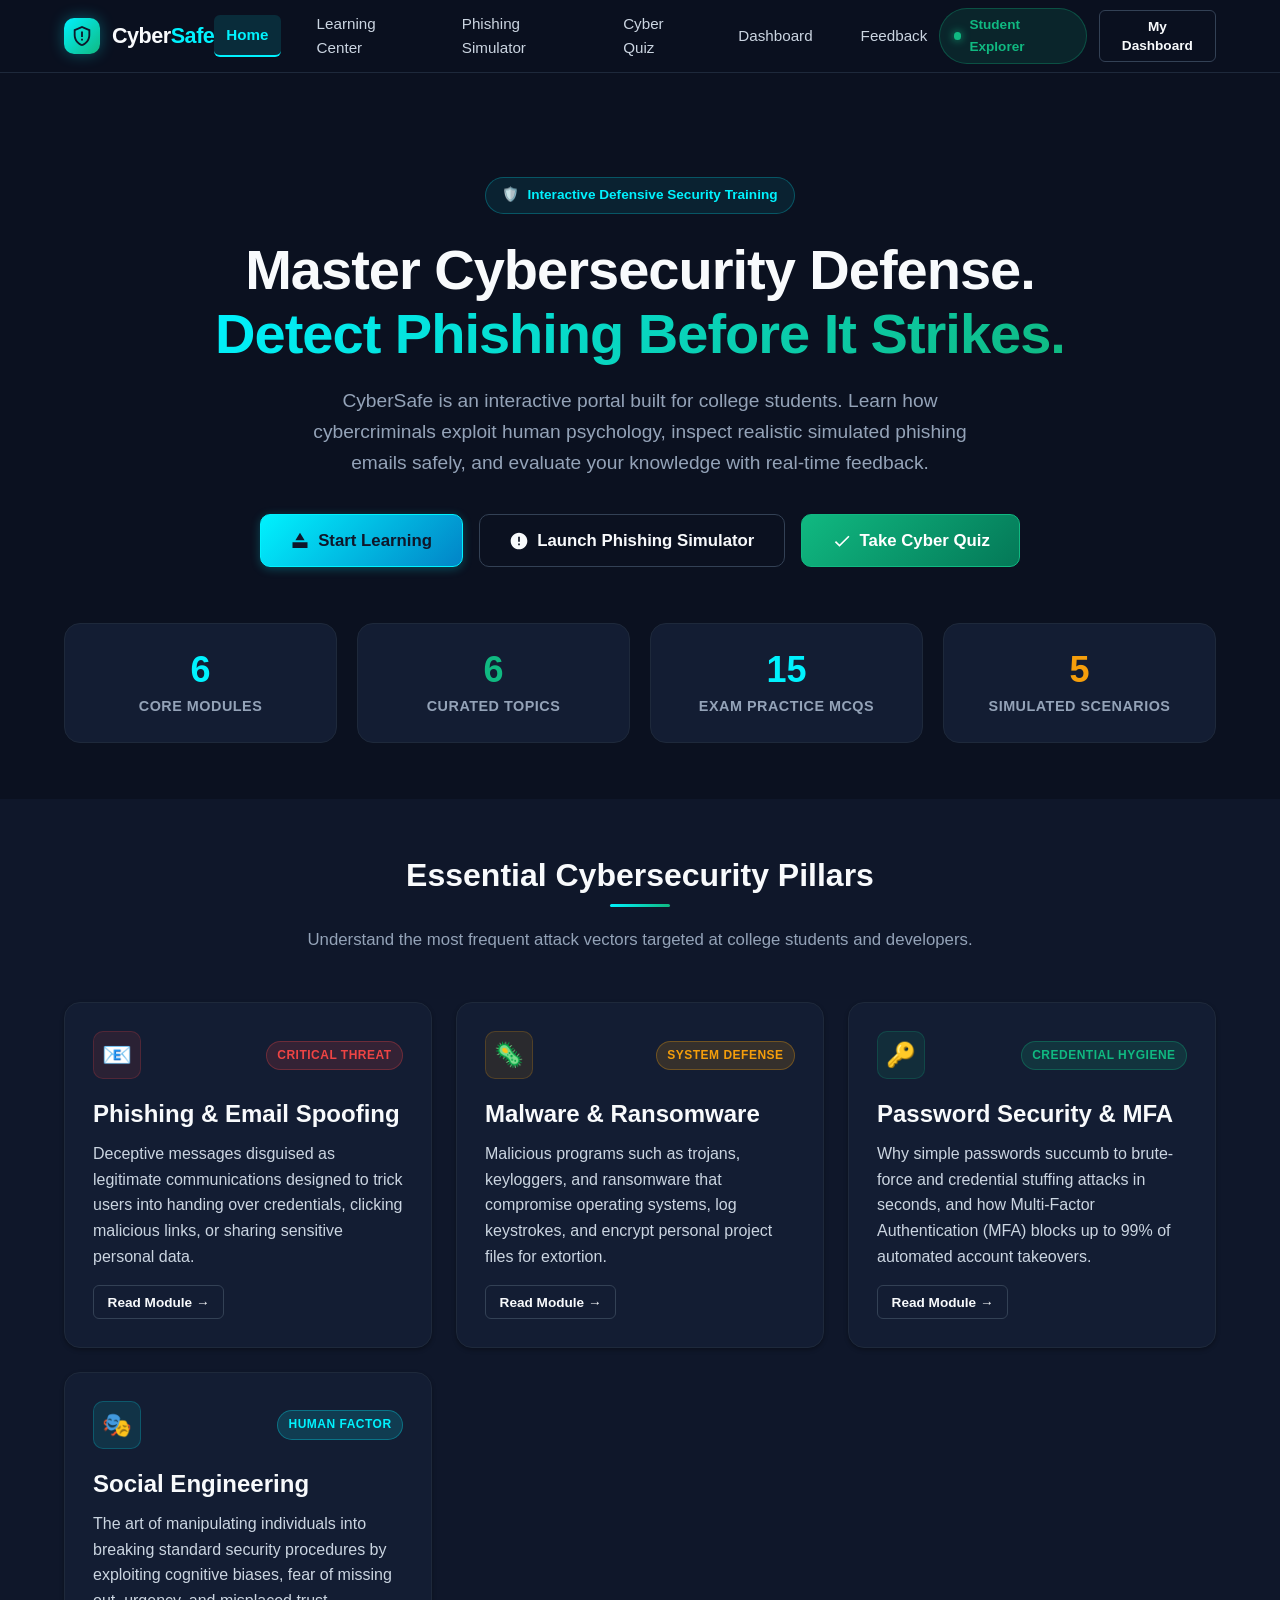
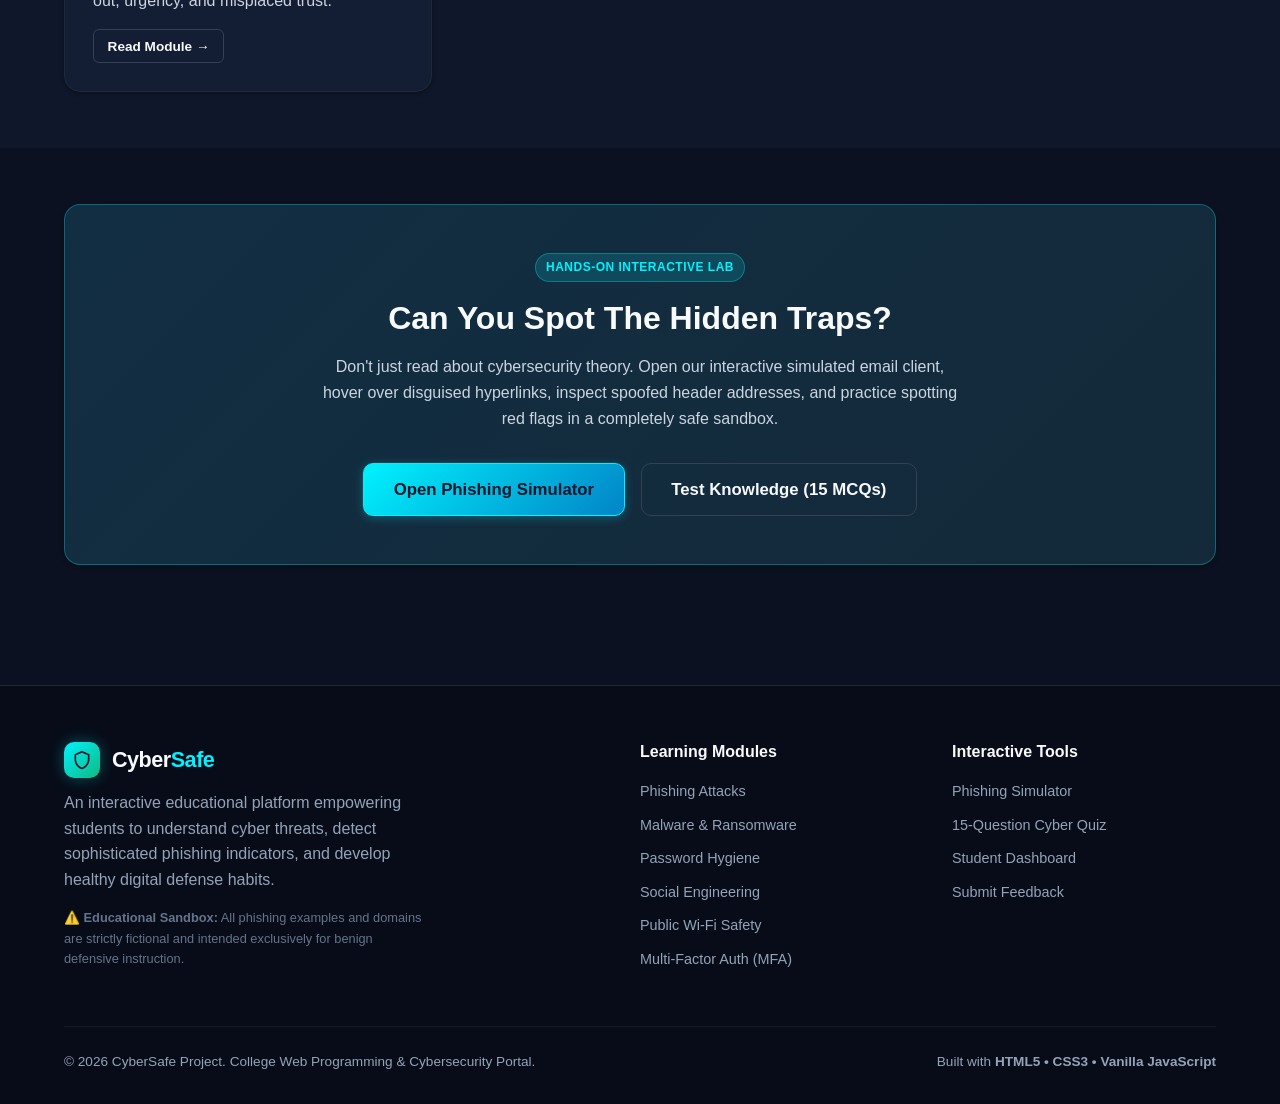
<file: index.html>
<!DOCTYPE html>
<html lang="en">
<head>
    <meta charset="UTF-8">
    <meta name="viewport" content="width=device-width, initial-scale=1.0">
    <meta name="description" content="CyberSafe is an interactive cybersecurity education portal designed to train students in identifying phishing attacks, understanding malware, and testing security knowledge.">
    <title>Home — Cybersecurity Education Portal | CyberSafe</title>
    <link rel="stylesheet" href="assets/css/style.css">
</head>
<body>

    <!-- Accessible Navigation Bar -->
    <header class="navbar" role="banner">
        <div class="container nav-container">
            <a href="index.html" class="nav-brand" aria-label="CyberSafe Home">
                <div class="brand-icon" aria-hidden="true">
                    <svg viewBox="0 0 24 24">
                        <path d="M12 1L3 5v6c0 5.55 3.84 10.74 9 12 5.16-1.26 9-6.45 9-12V5l-9-4zm0 2.18l7 3.11v4.71c0 4.54-3.14 8.78-7 9.87-3.86-1.09-7-5.33-7-9.87V6.29l7-3.11zM11 7h2v6h-2V7zm0 8h2v2h-2v-2z"/>
                    </svg>
                </div>
                <div class="brand-text">Cyber<span>Safe</span></div>
            </a>

            <!-- Navigation Links -->
            <nav role="navigation" aria-label="Primary Navigation">
                <ul class="nav-menu" id="navMenu">
                    <li><a href="index.html" class="nav-link active">Home</a></li>
                    <li><a href="learn.html" class="nav-link">Learning Center</a></li>
                    <li><a href="simulator.html" class="nav-link">Phishing Simulator</a></li>
                    <li><a href="quiz.html" class="nav-link">Cyber Quiz</a></li>
                    <li><a href="dashboard.html" class="nav-link">Dashboard</a></li>
                    <li><a href="feedback.html" class="nav-link">Feedback</a></li>
                </ul>
            </nav>

            <!-- Navigation Actions / Student Status -->
            <div class="nav-actions">
                <div class="nav-user-pill" title="Active Student Session">
                    <span class="status-dot" aria-hidden="true"></span>
                    <span id="navUsername">Student Explorer</span>
                </div>
                <a href="dashboard.html" class="btn btn-outline btn-sm">My Dashboard</a>
                <button class="nav-toggle" id="navToggle" aria-label="Toggle navigation menu" aria-expanded="false">
                    &#9776;
                </button>
            </div>
        </div>
    </header>

    <!-- Main Content Area Starts -->
    <main class="main-content" id="mainContent" role="main">
        <!-- Hero Section -->
        <section class="hero">
            <div class="container">
                <div class="hero-pill">
                    <span aria-hidden="true">🛡️</span> Interactive Defensive Security Training
                </div>
                <h1>
                    Master Cybersecurity Defense.<br>
                    <span class="hero-highlight">Detect Phishing Before It Strikes.</span>
                </h1>
                <p>
                    CyberSafe is an interactive portal built for college students. Learn how cybercriminals exploit human psychology, inspect realistic simulated phishing emails safely, and evaluate your knowledge with real-time feedback.
                </p>
                <div class="hero-actions">
                    <a href="learn.html" class="btn btn-primary btn-lg">
                        <svg width="20" height="20" viewBox="0 0 24 24" fill="currentColor">
                            <path d="M12 2l-5.5 9h11zM3 13.5h18v7H3z"/>
                        </svg>
                        Start Learning
                    </a>
                    <a href="simulator.html" class="btn btn-outline btn-lg">
                        <svg width="20" height="20" viewBox="0 0 24 24" fill="currentColor">
                            <path d="M12 2C6.48 2 2 6.48 2 12s4.48 10 10 10 10-4.48 10-10S17.52 2 12 2zm1 15h-2v-2h2v2zm0-4h-2V7h2v6z"/>
                        </svg>
                        Launch Phishing Simulator
                    </a>
                    <a href="quiz.html" class="btn btn-success btn-lg">
                        <svg width="20" height="20" viewBox="0 0 24 24" fill="currentColor">
                            <path d="M9 16.17L4.83 12l-1.42 1.41L9 19 21 7l-1.41-1.41z"/>
                        </svg>
                        Take Cyber Quiz
                    </a>
                </div>

                <!-- Platform Metrics -->
                <div class="stats-grid">
                    <div class="stat-card">
                        <div class="stat-value cyan">6</div>
                        <div class="stat-label">Core Modules</div>
                    </div>
                    <div class="stat-card">
                        <div class="stat-value green" id="statCompletedModules">6</div>
                        <div class="stat-label">Curated Topics</div>
                    </div>
                    <div class="stat-card">
                        <div class="stat-value cyan">15</div>
                        <div class="stat-label">Exam Practice MCQs</div>
                    </div>
                    <div class="stat-card">
                        <div class="stat-value amber">5</div>
                        <div class="stat-label">Simulated Scenarios</div>
                    </div>
                </div>
            </div>
        </section>

        <!-- Core Pillars Section -->
        <section class="section" style="background-color: var(--bg-secondary);">
            <div class="container">
                <div class="section-title">
                    <h2>Essential Cybersecurity Pillars</h2>
                    <p>Understand the most frequent attack vectors targeted at college students and developers.</p>
                </div>

                <div class="features-grid">
                    <!-- Pillar 1 -->
                    <article class="card card-glow-cyan">
                        <div class="card-header">
                            <div class="card-icon red">📧</div>
                            <span class="badge badge-red">Critical Threat</span>
                        </div>
                        <h3>Phishing &amp; Email Spoofing</h3>
                        <p>
                            Deceptive messages disguised as legitimate communications designed to trick users into handing over credentials, clicking malicious links, or sharing sensitive personal data.
                        </p>
                        <div style="margin-top: 1rem;">
                            <a href="learn.html#topic-phishing" class="btn btn-outline btn-sm">Read Module &rarr;</a>
                        </div>
                    </article>

                    <!-- Pillar 2 -->
                    <article class="card card-glow-cyan">
                        <div class="card-header">
                            <div class="card-icon amber">🦠</div>
                            <span class="badge badge-amber">System Defense</span>
                        </div>
                        <h3>Malware &amp; Ransomware</h3>
                        <p>
                            Malicious programs such as trojans, keyloggers, and ransomware that compromise operating systems, log keystrokes, and encrypt personal project files for extortion.
                        </p>
                        <div style="margin-top: 1rem;">
                            <a href="learn.html#topic-malware" class="btn btn-outline btn-sm">Read Module &rarr;</a>
                        </div>
                    </article>

                    <!-- Pillar 3 -->
                    <article class="card card-glow-green">
                        <div class="card-header">
                            <div class="card-icon green">🔑</div>
                            <span class="badge badge-green">Credential Hygiene</span>
                        </div>
                        <h3>Password Security &amp; MFA</h3>
                        <p>
                            Why simple passwords succumb to brute-force and credential stuffing attacks in seconds, and how Multi-Factor Authentication (MFA) blocks up to 99% of automated account takeovers.
                        </p>
                        <div style="margin-top: 1rem;">
                            <a href="learn.html#topic-passwords" class="btn btn-outline btn-sm">Read Module &rarr;</a>
                        </div>
                    </article>

                    <!-- Pillar 4 -->
                    <article class="card card-glow-cyan">
                        <div class="card-header">
                            <div class="card-icon cyan">🎭</div>
                            <span class="badge badge-cyan">Human Factor</span>
                        </div>
                        <h3>Social Engineering</h3>
                        <p>
                            The art of manipulating individuals into breaking standard security procedures by exploiting cognitive biases, fear of missing out, urgency, and misplaced trust.
                        </p>
                        <div style="margin-top: 1rem;">
                            <a href="learn.html#topic-social-eng" class="btn btn-outline btn-sm">Read Module &rarr;</a>
                        </div>
                    </article>
                </div>
            </div>
        </section>

        <!-- CTA Simulator Spotlight -->
        <section class="section">
            <div class="container">
                <div class="card" style="background: linear-gradient(135deg, rgba(0, 242, 254, 0.08), rgba(16, 185, 129, 0.08)), var(--bg-card); border-color: rgba(0, 242, 254, 0.3); padding: 3rem 2rem; text-align: center;">
                    <span class="badge badge-cyan" style="margin-bottom: 1rem;">Hands-on Interactive Lab</span>
                    <h2 style="margin-bottom: 1rem;">Can You Spot The Hidden Traps?</h2>
                    <p style="max-width: 650px; margin: 0 auto 2rem auto;">
                        Don't just read about cybersecurity theory. Open our interactive simulated email client, hover over disguised hyperlinks, inspect spoofed header addresses, and practice spotting red flags in a completely safe sandbox.
                    </p>
                    <div style="display: flex; justify-content: center; gap: 1rem; flex-wrap: wrap;">
                        <a href="simulator.html" class="btn btn-primary btn-lg">Open Phishing Simulator</a>
                        <a href="quiz.html" class="btn btn-outline btn-lg">Test Knowledge (15 MCQs)</a>
                    </div>
                </div>
            </div>
        </section>
    </main>

    <!-- Toast Container -->
    <div class="toast-container" id="toastContainer" aria-live="polite" aria-atomic="true"></div>

    <!-- Semantic Footer -->
    <footer class="footer" role="contentinfo">
        <div class="container">
            <div class="footer-grid">
                <div class="footer-brand">
                    <div class="nav-brand" style="margin-bottom: 0.75rem;">
                        <div class="brand-icon" aria-hidden="true">
                            <svg viewBox="0 0 24 24" style="width: 20px; height: 20px; fill: currentColor;">
                                <path d="M12 1L3 5v6c0 5.55 3.84 10.74 9 12 5.16-1.26 9-6.45 9-12V5l-9-4zm0 2.18l7 3.11v4.71c0 4.54-3.14 8.78-7 9.87-3.86-1.09-7-5.33-7-9.87V6.29l7-3.11z"/>
                            </svg>
                        </div>
                        <div class="brand-text">Cyber<span>Safe</span></div>
                    </div>
                    <p>An interactive educational platform empowering students to understand cyber threats, detect sophisticated phishing indicators, and develop healthy digital defense habits.</p>
                    <p style="font-size: 0.8rem; color: #64748b; margin-top: 0.75rem;">
                        ⚠️ <strong>Educational Sandbox:</strong> All phishing examples and domains are strictly fictional and intended exclusively for benign defensive instruction.
                    </p>
                </div>

                <div class="footer-links">
                    <h4>Learning Modules</h4>
                    <ul>
                        <li><a href="learn.html#topic-phishing">Phishing Attacks</a></li>
                        <li><a href="learn.html#topic-malware">Malware &amp; Ransomware</a></li>
                        <li><a href="learn.html#topic-passwords">Password Hygiene</a></li>
                        <li><a href="learn.html#topic-social-eng">Social Engineering</a></li>
                        <li><a href="learn.html#topic-safe-browsing">Public Wi-Fi Safety</a></li>
                        <li><a href="learn.html#topic-mfa">Multi-Factor Auth (MFA)</a></li>
                    </ul>
                </div>

                <div class="footer-links">
                    <h4>Interactive Tools</h4>
                    <ul>
                        <li><a href="simulator.html">Phishing Simulator</a></li>
                        <li><a href="quiz.html">15-Question Cyber Quiz</a></li>
                        <li><a href="dashboard.html">Student Dashboard</a></li>
                        <li><a href="feedback.html">Submit Feedback</a></li>
                    </ul>
                </div>
            </div>

            <div class="footer-bottom">
                <div>&copy; 2026 CyberSafe Project. College Web Programming &amp; Cybersecurity Portal.</div>
                <div>Built with <strong>HTML5 &bull; CSS3 &bull; Vanilla JavaScript</strong></div>
            </div>
        </div>
    </footer>

    <script src="assets/js/main.js"></script>
</body>
</html>
</file>
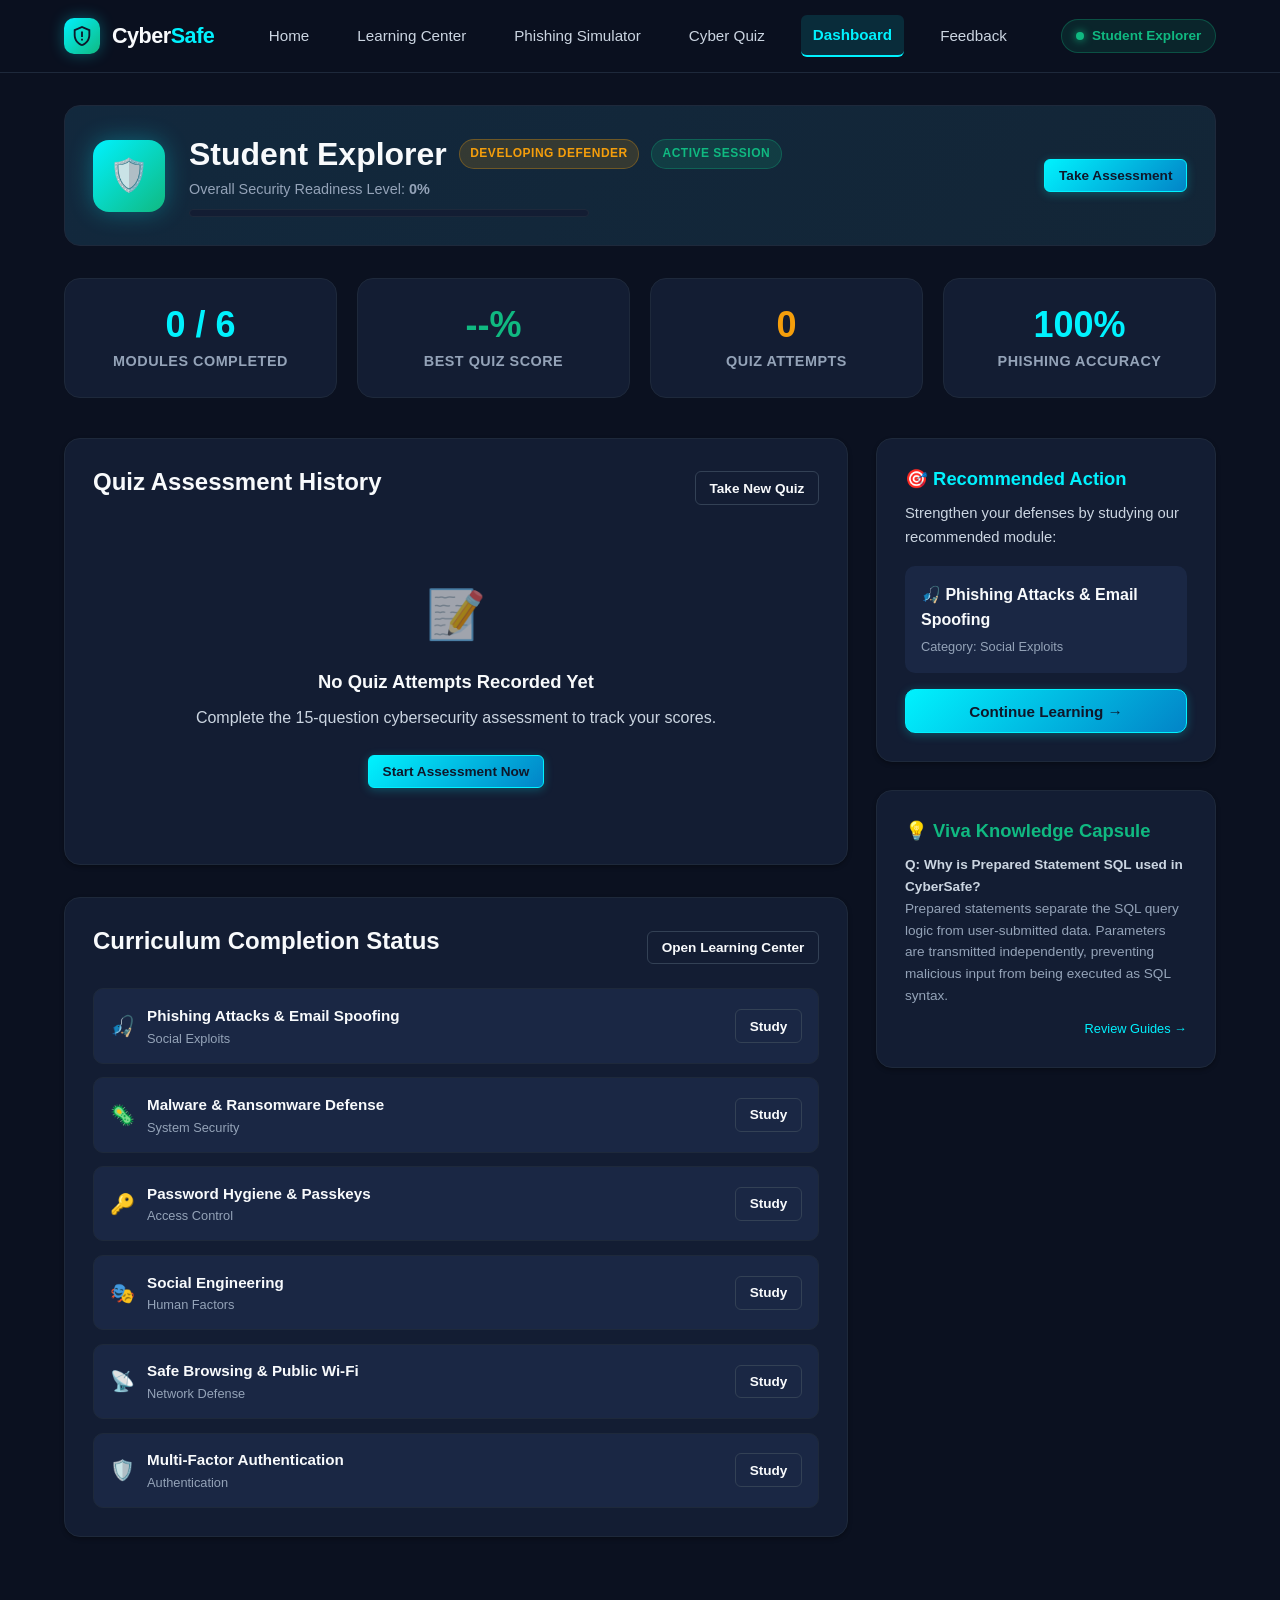
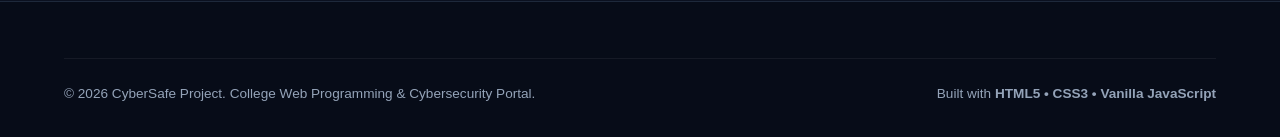
<file: dashboard.html>
<!DOCTYPE html>
<html lang="en">
<head>
    <meta charset="UTF-8">
    <meta name="viewport" content="width=device-width, initial-scale=1.0">
    <meta name="description" content="Student Cybersecurity Dashboard: Track your completed modules, quiz history, and security readiness score.">
    <title>Student Dashboard — Progress &amp; Scores | CyberSafe</title>
    <link rel="stylesheet" href="assets/css/style.css">
</head>
<body>

    <header class="navbar" role="banner">
        <div class="container nav-container">
            <a href="index.html" class="nav-brand" aria-label="CyberSafe Home">
                <div class="brand-icon" aria-hidden="true">
                    <svg viewBox="0 0 24 24">
                        <path d="M12 1L3 5v6c0 5.55 3.84 10.74 9 12 5.16-1.26 9-6.45 9-12V5l-9-4zm0 2.18l7 3.11v4.71c0 4.54-3.14 8.78-7 9.87-3.86-1.09-7-5.33-7-9.87V6.29l7-3.11zM11 7h2v6h-2V7zm0 8h2v2h-2v-2z"/>
                    </svg>
                </div>
                <div class="brand-text">Cyber<span>Safe</span></div>
            </a>

            <nav role="navigation" aria-label="Primary Navigation">
                <ul class="nav-menu" id="navMenu">
                    <li><a href="index.html" class="nav-link">Home</a></li>
                    <li><a href="learn.html" class="nav-link">Learning Center</a></li>
                    <li><a href="simulator.html" class="nav-link">Phishing Simulator</a></li>
                    <li><a href="quiz.html" class="nav-link">Cyber Quiz</a></li>
                    <li><a href="dashboard.html" class="nav-link active">Dashboard</a></li>
                    <li><a href="feedback.html" class="nav-link">Feedback</a></li>
                </ul>
            </nav>

            <div class="nav-actions">
                <div class="nav-user-pill">
                    <span class="status-dot" aria-hidden="true"></span>
                    <span>Student Explorer</span>
                </div>
                <button class="nav-toggle" id="navToggle" aria-label="Toggle navigation menu" aria-expanded="false">&#9776;</button>
            </div>
        </div>
    </header>

    <main class="main-content" id="mainContent" role="main">
        <div class="container">
            <!-- Student Profile Header Card -->
            <div class="dashboard-profile-card">
                <div class="avatar-shield" aria-hidden="true">🛡️</div>
                <div style="flex: 1;">
                    <div style="display: flex; align-items: center; gap: 0.75rem; flex-wrap: wrap; margin-bottom: 0.25rem;">
                        <h2 style="margin-bottom: 0;" id="dashStudentName">Student Explorer</h2>
                        <span class="badge badge-cyan" id="dashReadinessBadge">Security Practitioner</span>
                        <span class="badge badge-green">Active Session</span>
                    </div>
                    <p style="color: var(--text-muted); margin-bottom: 0.5rem; font-size: 0.9rem;">
                        Overall Security Readiness Level: <strong id="dashReadinessPercentText">50%</strong>
                    </p>
                    <div class="progress-bar-bg" style="max-width: 400px; height: 8px;">
                        <div class="progress-bar-fill" id="dashReadinessProgressBar" style="width: 50%;"></div>
                    </div>
                </div>
                <div>
                    <a href="quiz.html" class="btn btn-primary btn-sm">Take Assessment</a>
                </div>
            </div>

            <!-- 4 Metrics Cards -->
            <div class="stats-grid" style="margin-bottom: 2.5rem;">
                <div class="stat-card">
                    <div class="stat-value cyan" id="statCompletedModules">0 / 6</div>
                    <div class="stat-label">Modules Completed</div>
                </div>
                <div class="stat-card">
                    <div class="stat-value green" id="statBestQuiz">--%</div>
                    <div class="stat-label">Best Quiz Score</div>
                </div>
                <div class="stat-card">
                    <div class="stat-value amber" id="statQuizAttempts">0</div>
                    <div class="stat-label">Quiz Attempts</div>
                </div>
                <div class="stat-card">
                    <div class="stat-value cyan" id="statSimAccuracy">100%</div>
                    <div class="stat-label">Phishing Accuracy</div>
                </div>
            </div>

            <!-- Two-Column Layout -->
            <div class="dashboard-grid">
                <div>
                    <!-- Quiz History Card -->
                    <div class="card" style="margin-bottom: 2rem;">
                        <div class="card-header">
                            <h3>Quiz Assessment History</h3>
                            <a href="quiz.html" class="btn btn-outline btn-sm">Take New Quiz</a>
                        </div>
                        <div id="quizHistoryContainer">
                            <!-- Populated dynamically via JS -->
                        </div>
                    </div>

                    <!-- Curriculum Progress Matrix -->
                    <div class="card">
                        <div class="card-header">
                            <h3>Curriculum Completion Status</h3>
                            <a href="learn.html" class="btn btn-outline btn-sm">Open Learning Center</a>
                        </div>
                        <div style="display: flex; flex-direction: column; gap: 0.85rem;" id="curriculumList">
                            <!-- Populated dynamically via JS -->
                        </div>
                    </div>
                </div>

                <!-- Sidebar Recommendation -->
                <div>
                    <div class="card card-glow-cyan" style="margin-bottom: 1.75rem;">
                        <h4 style="color: var(--accent-cyan); margin-bottom: 0.75rem;">🎯 Recommended Action</h4>
                        <div id="recommendedActionBox">
                            <!-- Populated dynamically via JS -->
                        </div>
                    </div>

                    <div class="card">
                        <h4 style="color: var(--accent-green); margin-bottom: 0.75rem;">💡 Viva Knowledge Capsule</h4>
                        <p style="font-size: 0.85rem; color: var(--text-secondary); line-height: 1.6; margin-bottom: 0.75rem;">
                            <strong>Q: Why is Prepared Statement SQL used in CyberSafe?</strong><br>
                            <span style="color: var(--text-muted);">
                                Prepared statements separate the SQL query logic from user-submitted data. Parameters are transmitted independently, preventing malicious input from being executed as SQL syntax.
                            </span>
                        </p>
                        <div style="font-size: 0.8rem; color: var(--accent-cyan); text-align: right;">
                            <a href="learn.html">Review Guides &rarr;</a>
                        </div>
                    </div>
                </div>
            </div>
        </div>
    </main>

    <div class="toast-container" id="toastContainer" aria-live="polite" aria-atomic="true"></div>

    <footer class="footer" role="contentinfo">
        <div class="container">
            <div class="footer-bottom">
                <div>&copy; 2026 CyberSafe Project. College Web Programming &amp; Cybersecurity Portal.</div>
                <div>Built with <strong>HTML5 &bull; CSS3 &bull; Vanilla JavaScript</strong></div>
            </div>
        </div>
    </footer>

    <script src="assets/js/main.js"></script>
    <script>
        document.addEventListener('DOMContentLoaded', function () {
            const allTopics = [
                { slug: 'phishing', title: 'Phishing Attacks & Email Spoofing', category: 'Social Exploits', icon: '🎣' },
                { slug: 'malware', title: 'Malware & Ransomware Defense', category: 'System Security', icon: '🦠' },
                { slug: 'passwords', title: 'Password Hygiene & Passkeys', category: 'Access Control', icon: '🔑' },
                { slug: 'social-eng', title: 'Social Engineering', category: 'Human Factors', icon: '🎭' },
                { slug: 'safe-browsing', title: 'Safe Browsing & Public Wi-Fi', category: 'Network Defense', icon: '📡' },
                { slug: 'mfa', title: 'Multi-Factor Authentication', category: 'Authentication', icon: '🛡️' }
            ];

            // 1. Read completed topics
            let completedSlugs = [];
            try {
                const stored = localStorage.getItem('cybersafe_completed_topics');
                if (stored) completedSlugs = JSON.parse(stored);
            } catch (e) {}

            document.getElementById('statCompletedModules').textContent = `${completedSlugs.length} / 6`;

            // 2. Read Quiz Attempts
            let attempts = [];
            try {
                const storedAttempts = localStorage.getItem('cybersafe_quiz_history');
                if (storedAttempts) attempts = JSON.parse(storedAttempts);
            } catch (e) {}

            document.getElementById('statQuizAttempts').textContent = attempts.length;

            let bestScore = 0;
            if (attempts.length > 0) {
                const pcts = attempts.map(a => a.percentage);
                bestScore = Math.max(...pcts);
                document.getElementById('statBestQuiz').textContent = `${bestScore}%`;
            }

            // Readiness Score Math
            const modulePts = (completedSlugs.length / 6) * 50;
            const quizPts = (bestScore / 100) * 50;
            const overallReadiness = Math.round(modulePts + quizPts);

            document.getElementById('dashReadinessPercentText').textContent = `${overallReadiness}%`;
            document.getElementById('dashReadinessProgressBar').style.width = `${overallReadiness}%`;

            const badge = document.getElementById('dashReadinessBadge');
            if (overallReadiness >= 80) {
                badge.className = 'badge badge-green';
                badge.textContent = 'Master Cyber Guardian';
            } else if (overallReadiness >= 50) {
                badge.className = 'badge badge-cyan';
                badge.textContent = 'Security Practitioner';
            } else {
                badge.className = 'badge badge-amber';
                badge.textContent = 'Developing Defender';
            }

            // Render Quiz History Table or Empty State
            const historyContainer = document.getElementById('quizHistoryContainer');
            if (attempts.length === 0) {
                historyContainer.innerHTML = `
                    <div class="empty-state">
                        <div class="empty-state-icon" aria-hidden="true">📝</div>
                        <h4>No Quiz Attempts Recorded Yet</h4>
                        <p>Complete the 15-question cybersecurity assessment to track your scores.</p>
                        <a href="quiz.html" class="btn btn-primary btn-sm" style="margin-top: 0.5rem;">Start Assessment Now</a>
                    </div>
                `;
            } else {
                let rowsHtml = '';
                attempts.slice().reverse().forEach((att, i) => {
                    const isPass = att.percentage >= 70;
                    rowsHtml += `
                        <tr>
                            <td>#${attempts.length - i}</td>
                            <td><strong>${att.score}</strong> / ${att.total}</td>
                            <td><strong style="color: ${isPass ? 'var(--accent-green)' : 'var(--accent-red)'};">${att.percentage}%</strong></td>
                            <td><span class="badge ${isPass ? 'badge-green' : 'badge-red'}">${isPass ? 'Passed' : 'Review Needed'}</span></td>
                            <td style="color: var(--text-muted); font-size: 0.85rem;">${att.date}</td>
                        </tr>
                    `;
                });

                historyContainer.innerHTML = `
                    <div class="dashboard-table-wrap">
                        <table class="cyber-table">
                            <thead>
                                <tr>
                                    <th>Attempt</th>
                                    <th>Score</th>
                                    <th>Percentage</th>
                                    <th>Status</th>
                                    <th>Date</th>
                                </tr>
                            </thead>
                            <tbody>${rowsHtml}</tbody>
                        </table>
                    </div>
                `;
            }

            // Render Curriculum Checklist
            const curriculumList = document.getElementById('curriculumList');
            curriculumList.innerHTML = '';
            let nextUnfinished = null;

            allTopics.forEach(t => {
                const isDone = completedSlugs.includes(t.slug);
                if (!isDone && !nextUnfinished) nextUnfinished = t;

                curriculumList.innerHTML += `
                    <div style="display: flex; align-items: center; justify-content: space-between; padding: 0.85rem 1rem; background-color: var(--bg-input); border: 1px solid var(--border-color); border-radius: var(--radius-md);">
                        <div style="display: flex; align-items: center; gap: 0.75rem;">
                            <span style="font-size: 1.25rem;">${t.icon}</span>
                            <div>
                                <strong style="color: var(--text-primary); font-size: 0.95rem;">${t.title}</strong>
                                <div style="font-size: 0.8rem; color: var(--text-muted);">${t.category}</div>
                            </div>
                        </div>
                        <div>
                            ${isDone ? '<span class="badge badge-green">✓ Completed</span>' : `<a href="learn.html#topic-${t.slug}" class="btn btn-outline btn-sm">Study</a>`}
                        </div>
                    </div>
                `;
            });

            // Recommendation Box
            const recBox = document.getElementById('recommendedActionBox');
            if (nextUnfinished) {
                recBox.innerHTML = `
                    <p style="font-size: 0.925rem; margin-bottom: 1rem;">Strengthen your defenses by studying our recommended module:</p>
                    <div style="padding: 1rem; background-color: var(--bg-input); border-radius: var(--radius-md); margin-bottom: 1rem;">
                        <strong style="color: var(--text-primary);">${nextUnfinished.icon} ${nextUnfinished.title}</strong>
                        <div style="font-size: 0.8rem; color: var(--text-muted); margin-top: 0.25rem;">Category: ${nextUnfinished.category}</div>
                    </div>
                    <a href="learn.html#topic-${nextUnfinished.slug}" class="btn btn-primary" style="width: 100%;">Continue Learning &rarr;</a>
                `;
            } else if (attempts.length === 0) {
                recBox.innerHTML = `
                    <p style="font-size: 0.925rem; margin-bottom: 1rem;">All topics completed! Put your skills to the test with our 15-question quiz.</p>
                    <a href="quiz.html" class="btn btn-success" style="width: 100%;">Launch Cyber Quiz &rarr;</a>
                `;
            } else {
                recBox.innerHTML = `
                    <p style="font-size: 0.925rem; color: var(--accent-green); margin-bottom: 1rem;">🎉 Outstanding work! All topics reviewed. Try practicing with the Phishing Simulator!</p>
                    <a href="simulator.html" class="btn btn-primary" style="width: 100%;">Inspect Phishing Scenarios &rarr;</a>
                `;
            }
        });
    </script>
</body>
</html>
</file>
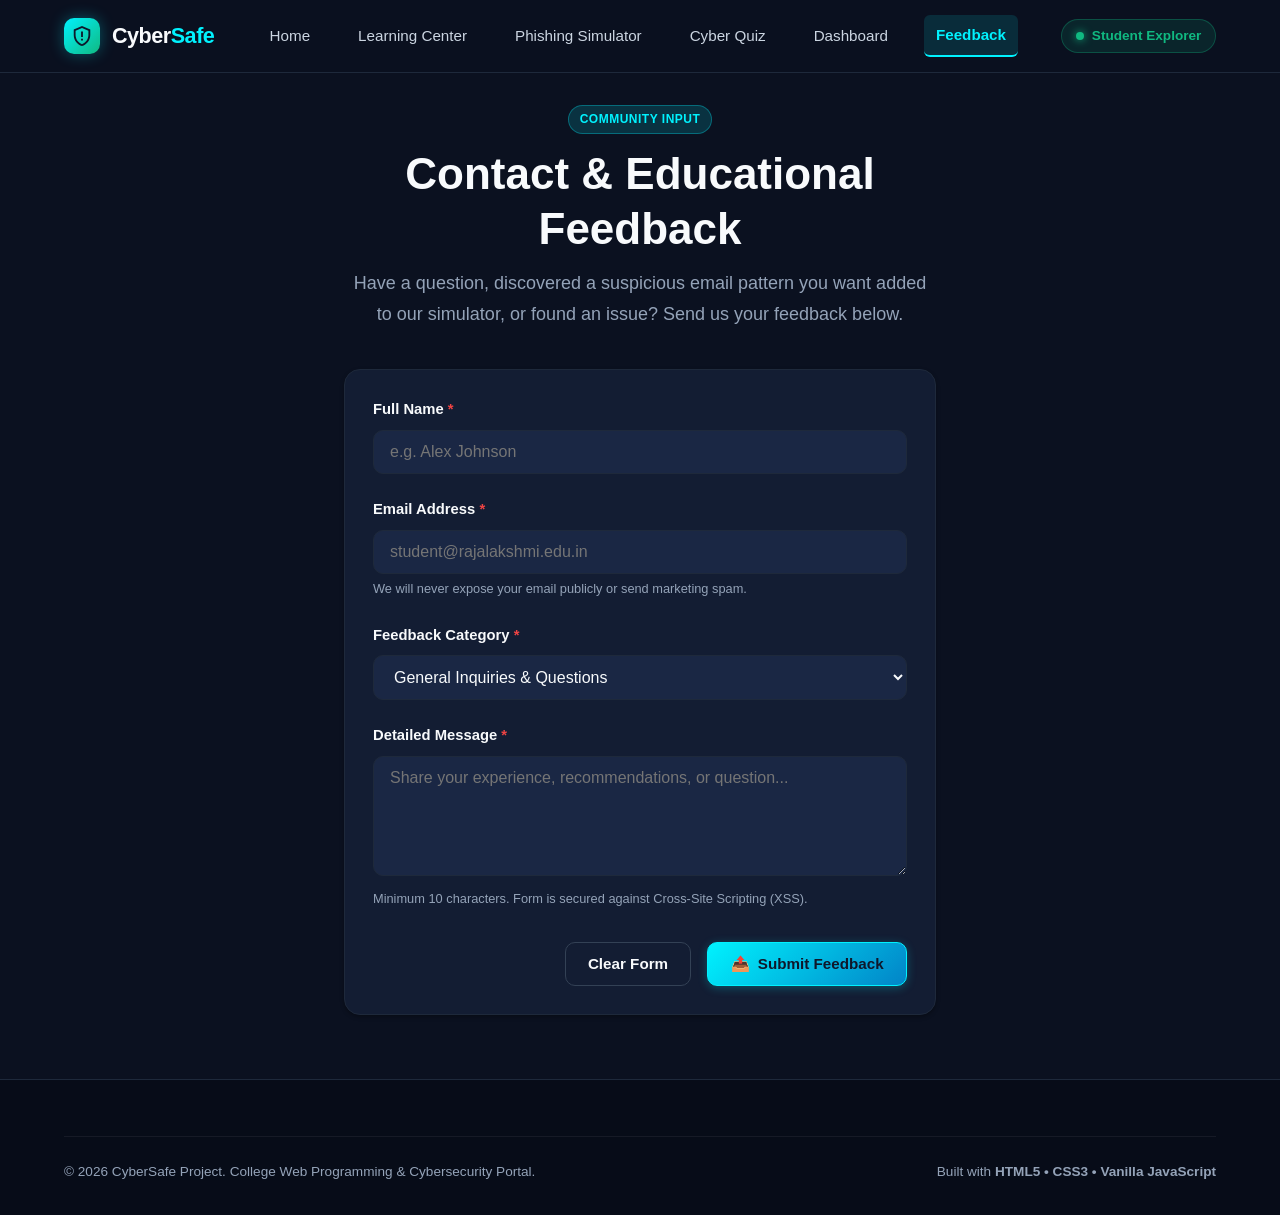
<file: feedback.html>
<!DOCTYPE html>
<html lang="en">
<head>
    <meta charset="UTF-8">
    <meta name="viewport" content="width=device-width, initial-scale=1.0">
    <meta name="description" content="Contact and Educational Feedback Form for CyberSafe Portal.">
    <title>Contact &amp; Feedback — Security Inquiries | CyberSafe</title>
    <link rel="stylesheet" href="assets/css/style.css">
</head>
<body>

    <header class="navbar" role="banner">
        <div class="container nav-container">
            <a href="index.html" class="nav-brand" aria-label="CyberSafe Home">
                <div class="brand-icon" aria-hidden="true">
                    <svg viewBox="0 0 24 24">
                        <path d="M12 1L3 5v6c0 5.55 3.84 10.74 9 12 5.16-1.26 9-6.45 9-12V5l-9-4zm0 2.18l7 3.11v4.71c0 4.54-3.14 8.78-7 9.87-3.86-1.09-7-5.33-7-9.87V6.29l7-3.11zM11 7h2v6h-2V7zm0 8h2v2h-2v-2z"/>
                    </svg>
                </div>
                <div class="brand-text">Cyber<span>Safe</span></div>
            </a>

            <nav role="navigation" aria-label="Primary Navigation">
                <ul class="nav-menu" id="navMenu">
                    <li><a href="index.html" class="nav-link">Home</a></li>
                    <li><a href="learn.html" class="nav-link">Learning Center</a></li>
                    <li><a href="simulator.html" class="nav-link">Phishing Simulator</a></li>
                    <li><a href="quiz.html" class="nav-link">Cyber Quiz</a></li>
                    <li><a href="dashboard.html" class="nav-link">Dashboard</a></li>
                    <li><a href="feedback.html" class="nav-link active">Feedback</a></li>
                </ul>
            </nav>

            <div class="nav-actions">
                <div class="nav-user-pill">
                    <span class="status-dot" aria-hidden="true"></span>
                    <span>Student Explorer</span>
                </div>
                <button class="nav-toggle" id="navToggle" aria-label="Toggle navigation menu" aria-expanded="false">&#9776;</button>
            </div>
        </div>
    </header>

    <main class="main-content" id="mainContent" role="main">
        <div class="container form-wrap">
            <div style="text-align: center; margin-bottom: 2.5rem;">
                <span class="badge badge-cyan" style="margin-bottom: 0.75rem;">Community Input</span>
                <h1>Contact &amp; Educational Feedback</h1>
                <p class="lead">
                    Have a question, discovered a suspicious email pattern you want added to our simulator, or found an issue? Send us your feedback below.
                </p>
            </div>

            <div id="feedbackAlertContainer"></div>

            <div class="card">
                <form id="staticFeedbackForm" novalidate>
                    <div class="form-group">
                        <label for="inputName" class="form-label">Full Name <span class="required">*</span></label>
                        <input type="text" id="inputName" class="form-control" placeholder="e.g. Alex Johnson" required>
                    </div>

                    <div class="form-group">
                        <label for="inputEmail" class="form-label">Email Address <span class="required">*</span></label>
                        <input type="email" id="inputEmail" class="form-control" placeholder="student@rajalakshmi.edu.in" required>
                        <div class="form-helper">We will never expose your email publicly or send marketing spam.</div>
                    </div>

                    <div class="form-group">
                        <label for="inputCategory" class="form-label">Feedback Category <span class="required">*</span></label>
                        <select id="inputCategory" class="form-control" required>
                            <option value="general">General Inquiries &amp; Questions</option>
                            <option value="phishing_scenario">Suggest a New Phishing Scenario</option>
                            <option value="course_suggestion">Learning Curriculum Suggestion</option>
                            <option value="quiz_feedback">Quiz Question Clarification</option>
                            <option value="technical_bug">Report a Portal Bug / Glitch</option>
                        </select>
                    </div>

                    <div class="form-group">
                        <label for="inputMessage" class="form-label">Detailed Message <span class="required">*</span></label>
                        <textarea id="inputMessage" class="form-control" rows="5" placeholder="Share your experience, recommendations, or question..." required></textarea>
                        <div class="form-helper">Minimum 10 characters. Form is secured against Cross-Site Scripting (XSS).</div>
                    </div>

                    <div style="display: flex; justify-content: flex-end; gap: 1rem; margin-top: 2rem;">
                        <button type="reset" class="btn btn-outline">Clear Form</button>
                        <button type="submit" class="btn btn-primary" id="btnSubmitFeedback">
                            <span aria-hidden="true">📤</span> Submit Feedback
                        </button>
                    </div>
                </form>
            </div>
        </div>
    </main>

    <div class="toast-container" id="toastContainer" aria-live="polite" aria-atomic="true"></div>

    <footer class="footer" role="contentinfo">
        <div class="container">
            <div class="footer-bottom">
                <div>&copy; 2026 CyberSafe Project. College Web Programming &amp; Cybersecurity Portal.</div>
                <div>Built with <strong>HTML5 &bull; CSS3 &bull; Vanilla JavaScript</strong></div>
            </div>
        </div>
    </footer>

    <script src="assets/js/main.js"></script>
    <script>
        document.getElementById('staticFeedbackForm').addEventListener('submit', function (e) {
            e.preventDefault();

            const name = document.getElementById('inputName').value.trim();
            const email = document.getElementById('inputEmail').value.trim();
            const category = document.getElementById('inputCategory').value;
            const message = document.getElementById('inputMessage').value.trim();
            const alertBox = document.getElementById('feedbackAlertContainer');

            const errors = [];
            if (name.length < 2) errors.push('Please enter a valid full name (minimum 2 characters).');
            if (!email.match(/^[^\s@]+@[^\s@]+\.[^\s@]+$/)) errors.push('Please provide a valid email address.');
            if (message.length < 10) errors.push('Your message must be at least 10 characters long.');

            if (errors.length > 0) {
                alertBox.innerHTML = `
                    <div class="alert alert-danger" role="alert">
                        <span style="font-size: 1.25rem;">⚠️</span>
                        <div>
                            <strong>Please resolve the following:</strong>
                            <ul style="margin: 0.4rem 0 0 1.25rem; font-size: 0.9rem;">
                                ${errors.map(err => `<li>${err}</li>`).join('')}
                            </ul>
                        </div>
                    </div>
                `;
            } else {
                // Save locally
                const submission = { name, email, category, message, date: new Date().toLocaleString() };
                try {
                    const existing = JSON.parse(localStorage.getItem('cybersafe_feedback_log') || '[]');
                    existing.push(submission);
                    localStorage.setItem('cybersafe_feedback_log', JSON.stringify(existing));
                } catch (e) {}

                alertBox.innerHTML = `
                    <div class="alert alert-success" role="alert">
                        <span style="font-size: 1.25rem;">✅</span>
                        <div>Thank you, <strong>${name}</strong>! Your feedback was successfully recorded.</div>
                    </div>
                `;

                document.getElementById('staticFeedbackForm').reset();
                showToast('Feedback submitted successfully!', 'success');
            }
        });
    </script>
</body>
</html>
</file>
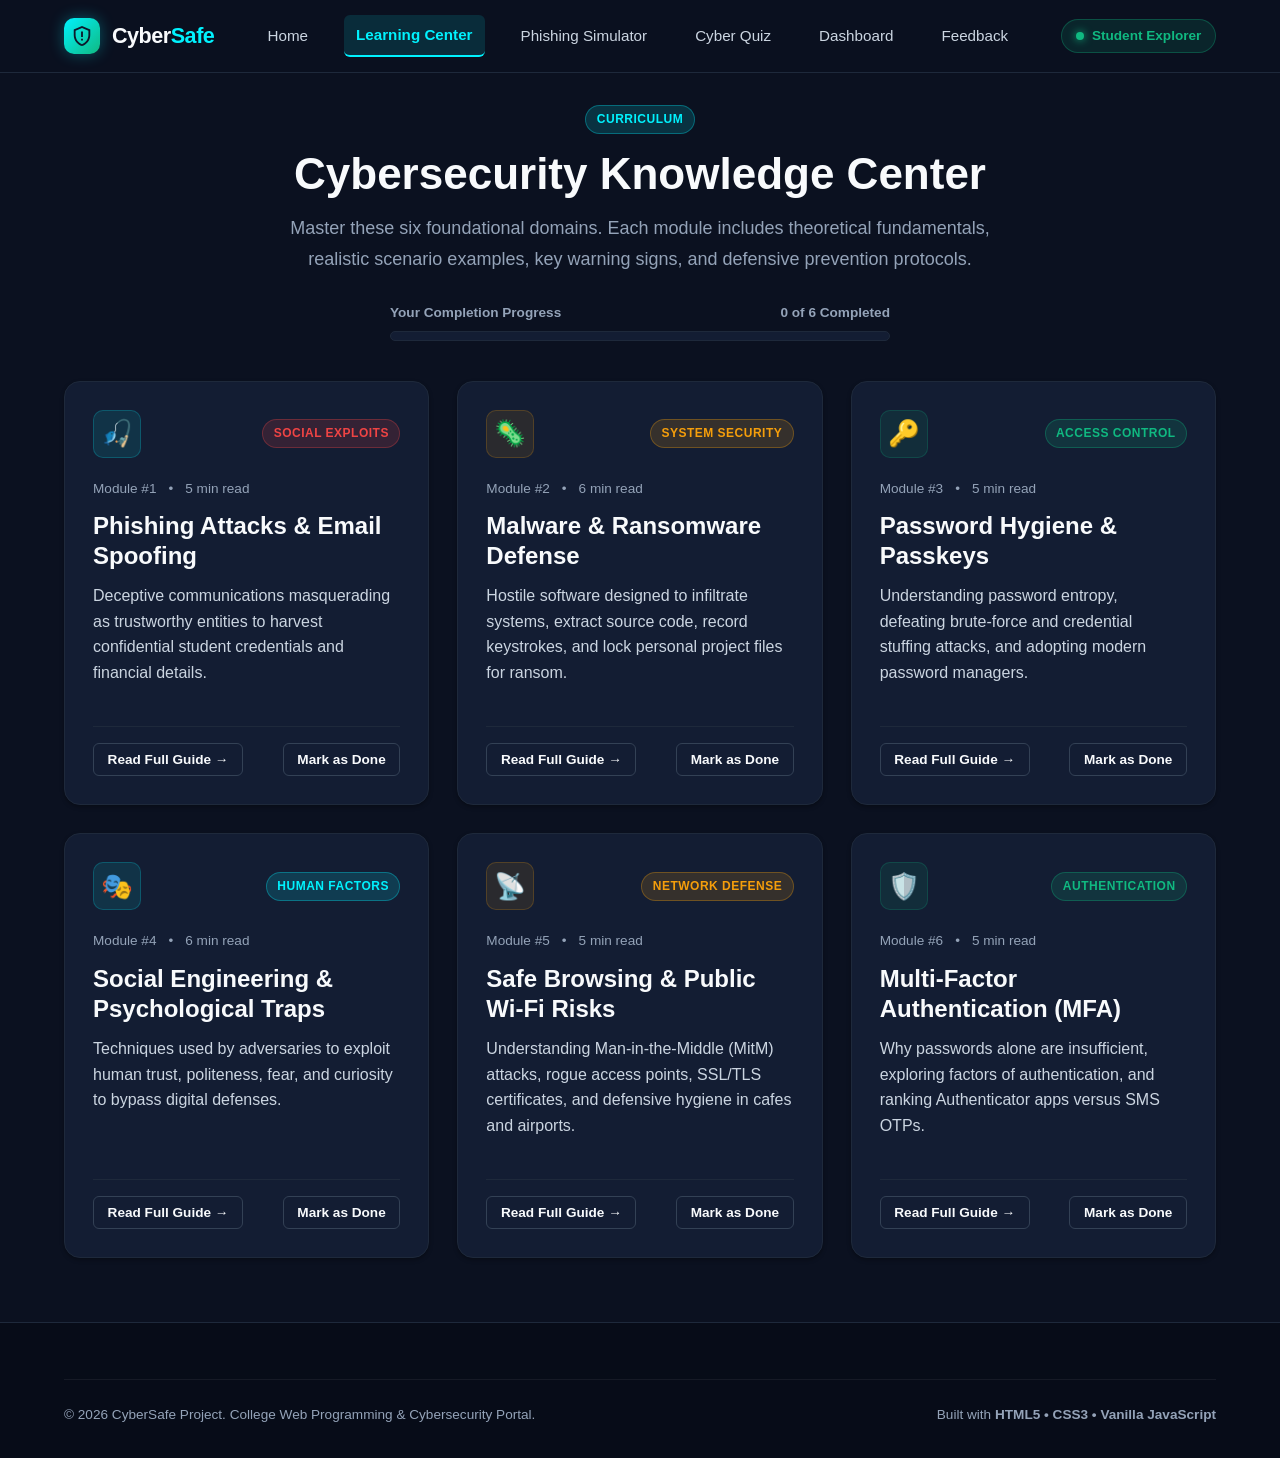
<file: learn.html>
<!DOCTYPE html>
<html lang="en">
<head>
    <meta charset="UTF-8">
    <meta name="viewport" content="width=device-width, initial-scale=1.0">
    <meta name="description" content="Cybersecurity Knowledge Center covering phishing, malware, passwords, social engineering, Wi-Fi safety, and MFA.">
    <title>Learning Center — Cybersecurity Awareness | CyberSafe</title>
    <link rel="stylesheet" href="assets/css/style.css">
</head>
<body>

    <!-- Accessible Navigation Bar -->
    <header class="navbar" role="banner">
        <div class="container nav-container">
            <a href="index.html" class="nav-brand" aria-label="CyberSafe Home">
                <div class="brand-icon" aria-hidden="true">
                    <svg viewBox="0 0 24 24">
                        <path d="M12 1L3 5v6c0 5.55 3.84 10.74 9 12 5.16-1.26 9-6.45 9-12V5l-9-4zm0 2.18l7 3.11v4.71c0 4.54-3.14 8.78-7 9.87-3.86-1.09-7-5.33-7-9.87V6.29l7-3.11zM11 7h2v6h-2V7zm0 8h2v2h-2v-2z"/>
                    </svg>
                </div>
                <div class="brand-text">Cyber<span>Safe</span></div>
            </a>

            <!-- Navigation Links -->
            <nav role="navigation" aria-label="Primary Navigation">
                <ul class="nav-menu" id="navMenu">
                    <li><a href="index.html" class="nav-link">Home</a></li>
                    <li><a href="learn.html" class="nav-link active">Learning Center</a></li>
                    <li><a href="simulator.html" class="nav-link">Phishing Simulator</a></li>
                    <li><a href="quiz.html" class="nav-link">Cyber Quiz</a></li>
                    <li><a href="dashboard.html" class="nav-link">Dashboard</a></li>
                    <li><a href="feedback.html" class="nav-link">Feedback</a></li>
                </ul>
            </nav>

            <div class="nav-actions">
                <div class="nav-user-pill">
                    <span class="status-dot" aria-hidden="true"></span>
                    <span>Student Explorer</span>
                </div>
                <button class="nav-toggle" id="navToggle" aria-label="Toggle navigation menu" aria-expanded="false">&#9776;</button>
            </div>
        </div>
    </header>

    <main class="main-content" id="mainContent" role="main">
        <div class="container">
            <!-- Header Summary -->
            <div style="margin-bottom: 2.5rem; text-align: center;">
                <span class="badge badge-cyan" style="margin-bottom: 0.75rem;">Curriculum</span>
                <h1>Cybersecurity Knowledge Center</h1>
                <p class="lead" style="max-width: 720px; margin: 0 auto;">
                    Master these six foundational domains. Each module includes theoretical fundamentals, realistic scenario examples, key warning signs, and defensive prevention protocols.
                </p>

                <!-- Dynamic Learning Progress Bar -->
                <div style="max-width: 500px; margin: 1.75rem auto 0 auto;">
                    <div style="display: flex; justify-content: space-between; font-size: 0.85rem; font-weight: 600; margin-bottom: 0.4rem; color: var(--text-muted);">
                        <span>Your Completion Progress</span>
                        <span id="progressCounterText">0 of 6 Completed</span>
                    </div>
                    <div class="progress-bar-bg">
                        <div class="progress-bar-fill" id="learnProgressBar" style="width: 0%;"></div>
                    </div>
                </div>
            </div>

            <!-- Topics Grid -->
            <div class="topics-grid">
                <!-- Topic 1: Phishing -->
                <article class="card topic-card" id="topic-phishing" data-slug="phishing">
                    <div>
                        <div class="card-header">
                            <div class="card-icon" style="font-size: 1.6rem;">🎣</div>
                            <span class="badge badge-red">Social Exploits</span>
                        </div>
                        <div class="topic-meta"><span>Module #1</span> &bull; <span>5 min read</span></div>
                        <h3>Phishing Attacks &amp; Email Spoofing</h3>
                        <p>Deceptive communications masquerading as trustworthy entities to harvest confidential student credentials and financial details.</p>
                    </div>
                    <div class="topic-actions">
                        <button type="button" class="btn btn-outline btn-sm btn-open-modal" data-target="modal-phishing">Read Full Guide &rarr;</button>
                        <button type="button" class="btn btn-sm btn-toggle-complete btn-outline" data-slug="phishing">Mark as Done</button>
                    </div>
                </article>

                <!-- Topic 2: Malware -->
                <article class="card topic-card" id="topic-malware" data-slug="malware">
                    <div>
                        <div class="card-header">
                            <div class="card-icon amber" style="font-size: 1.6rem;">🦠</div>
                            <span class="badge badge-amber">System Security</span>
                        </div>
                        <div class="topic-meta"><span>Module #2</span> &bull; <span>6 min read</span></div>
                        <h3>Malware &amp; Ransomware Defense</h3>
                        <p>Hostile software designed to infiltrate systems, extract source code, record keystrokes, and lock personal project files for ransom.</p>
                    </div>
                    <div class="topic-actions">
                        <button type="button" class="btn btn-outline btn-sm btn-open-modal" data-target="modal-malware">Read Full Guide &rarr;</button>
                        <button type="button" class="btn btn-sm btn-toggle-complete btn-outline" data-slug="malware">Mark as Done</button>
                    </div>
                </article>

                <!-- Topic 3: Passwords -->
                <article class="card topic-card" id="topic-passwords" data-slug="passwords">
                    <div>
                        <div class="card-header">
                            <div class="card-icon green" style="font-size: 1.6rem;">🔑</div>
                            <span class="badge badge-green">Access Control</span>
                        </div>
                        <div class="topic-meta"><span>Module #3</span> &bull; <span>5 min read</span></div>
                        <h3>Password Hygiene &amp; Passkeys</h3>
                        <p>Understanding password entropy, defeating brute-force and credential stuffing attacks, and adopting modern password managers.</p>
                    </div>
                    <div class="topic-actions">
                        <button type="button" class="btn btn-outline btn-sm btn-open-modal" data-target="modal-passwords">Read Full Guide &rarr;</button>
                        <button type="button" class="btn btn-sm btn-toggle-complete btn-outline" data-slug="passwords">Mark as Done</button>
                    </div>
                </article>

                <!-- Topic 4: Social Engineering -->
                <article class="card topic-card" id="topic-social-eng" data-slug="social-eng">
                    <div>
                        <div class="card-header">
                            <div class="card-icon cyan" style="font-size: 1.6rem;">🎭</div>
                            <span class="badge badge-cyan">Human Factors</span>
                        </div>
                        <div class="topic-meta"><span>Module #4</span> &bull; <span>6 min read</span></div>
                        <h3>Social Engineering &amp; Psychological Traps</h3>
                        <p>Techniques used by adversaries to exploit human trust, politeness, fear, and curiosity to bypass digital defenses.</p>
                    </div>
                    <div class="topic-actions">
                        <button type="button" class="btn btn-outline btn-sm btn-open-modal" data-target="modal-social-eng">Read Full Guide &rarr;</button>
                        <button type="button" class="btn btn-sm btn-toggle-complete btn-outline" data-slug="social-eng">Mark as Done</button>
                    </div>
                </article>

                <!-- Topic 5: Safe Browsing -->
                <article class="card topic-card" id="topic-safe-browsing" data-slug="safe-browsing">
                    <div>
                        <div class="card-header">
                            <div class="card-icon amber" style="font-size: 1.6rem;">📡</div>
                            <span class="badge badge-amber">Network Defense</span>
                        </div>
                        <div class="topic-meta"><span>Module #5</span> &bull; <span>5 min read</span></div>
                        <h3>Safe Browsing &amp; Public Wi-Fi Risks</h3>
                        <p>Understanding Man-in-the-Middle (MitM) attacks, rogue access points, SSL/TLS certificates, and defensive hygiene in cafes and airports.</p>
                    </div>
                    <div class="topic-actions">
                        <button type="button" class="btn btn-outline btn-sm btn-open-modal" data-target="modal-safe-browsing">Read Full Guide &rarr;</button>
                        <button type="button" class="btn btn-sm btn-toggle-complete btn-outline" data-slug="safe-browsing">Mark as Done</button>
                    </div>
                </article>

                <!-- Topic 6: MFA -->
                <article class="card topic-card" id="topic-mfa" data-slug="mfa">
                    <div>
                        <div class="card-header">
                            <div class="card-icon green" style="font-size: 1.6rem;">🛡️</div>
                            <span class="badge badge-green">Authentication</span>
                        </div>
                        <div class="topic-meta"><span>Module #6</span> &bull; <span>5 min read</span></div>
                        <h3>Multi-Factor Authentication (MFA)</h3>
                        <p>Why passwords alone are insufficient, exploring factors of authentication, and ranking Authenticator apps versus SMS OTPs.</p>
                    </div>
                    <div class="topic-actions">
                        <button type="button" class="btn btn-outline btn-sm btn-open-modal" data-target="modal-mfa">Read Full Guide &rarr;</button>
                        <button type="button" class="btn btn-sm btn-toggle-complete btn-outline" data-slug="mfa">Mark as Done</button>
                    </div>
                </article>
            </div>

            <!-- Modal 1: Phishing -->
            <div class="learn-modal" id="modal-phishing" role="dialog" aria-modal="true">
                <div class="learn-modal-content">
                    <button type="button" class="learn-modal-close" aria-label="Close dialog">&times;</button>
                    <div style="display: flex; align-items: center; gap: 0.75rem; margin-bottom: 1rem;">
                        <span style="font-size: 2rem;">🎣</span>
                        <div>
                            <span class="badge badge-red">Social Exploits</span>
                            <h2>Phishing Attacks &amp; Email Spoofing</h2>
                        </div>
                    </div>
                    <h4 style="color: var(--accent-cyan); margin-top: 1.5rem;">1. Technical Overview</h4>
                    <p>Phishing is a cyber attack where threat actors impersonate legitimate institutions—such as college IT departments, banks, or academic portals—to deceive victims into exposing private data like passwords, OTPs, or credit card numbers.</p>
                    <div class="edu-callout">
                        <h5>📌 Realistic Campus Scenario:</h5>
                        <p>A student receives an email from "admin@univ-portal-support.com" warning that their exam registration access is suspended due to incomplete verification. The link leads to a lookalike domain "univ-portal-login.net/auth".</p>
                    </div>
                    <h4 style="color: var(--accent-amber); margin-top: 1.5rem;">⚠️ Key Warning Signs &amp; Red Flags</h4>
                    <ul style="padding-left: 1.25rem; margin-bottom: 1.25rem;">
                        <li>Artificial Urgency: Demands immediate action with threats of account suspension.</li>
                        <li>Lookalike Domains: Sender address slightly misspells genuine organization domain.</li>
                        <li>Mismatched URLs: Displayed link text does not match the actual destination when hovered over.</li>
                    </ul>
                    <h4 style="color: var(--accent-green); margin-top: 1.5rem;">🛡️ Defensive Prevention Tips</h4>
                    <ul style="padding-left: 1.25rem; margin-bottom: 1.75rem;">
                        <li>Always inspect the complete sender email address, not just the display name.</li>
                        <li>Hover over links before clicking to check the preview URL.</li>
                        <li>Navigate independently: Type official URLs directly into your browser.</li>
                    </ul>
                    <div style="display: flex; justify-content: space-between; border-top: 1px solid var(--border-color); padding-top: 1.25rem;">
                        <button type="button" class="btn btn-outline btn-close-modal">Close</button>
                        <button type="button" class="btn btn-sm btn-toggle-complete btn-outline" data-slug="phishing">Mark as Done</button>
                    </div>
                </div>
            </div>

            <!-- Modal 2: Malware -->
            <div class="learn-modal" id="modal-malware" role="dialog" aria-modal="true">
                <div class="learn-modal-content">
                    <button type="button" class="learn-modal-close" aria-label="Close dialog">&times;</button>
                    <div style="display: flex; align-items: center; gap: 0.75rem; margin-bottom: 1rem;">
                        <span style="font-size: 2rem;">🦠</span>
                        <div>
                            <span class="badge badge-amber">System Security</span>
                            <h2>Malware &amp; Ransomware Defense</h2>
                        </div>
                    </div>
                    <h4 style="color: var(--accent-cyan); margin-top: 1.5rem;">1. Technical Overview</h4>
                    <p>Malware refers to any software designed to exploit, damage, or disable systems. Ransomware uses strong mathematical encryption (AES/RSA) to lock personal project files and documents for extortion.</p>
                    <div class="edu-callout">
                        <h5>📌 Realistic Campus Scenario:</h5>
                        <p>While looking for an engineering software tool or textbook, a student downloads a "setup_crack.zip" from an unofficial forum. Running the executable installs a stealth keylogger and begins encrypting project code.</p>
                    </div>
                    <h4 style="color: var(--accent-amber); margin-top: 1.5rem;">⚠️ Key Warning Signs</h4>
                    <ul style="padding-left: 1.25rem; margin-bottom: 1.25rem;">
                        <li>Sluggish System Performance: High CPU or RAM usage when idle.</li>
                        <li>Disguised double file extensions like .pdf.exe or .docx.scr.</li>
                        <li>Antivirus or Windows Defender mysteriously disabled.</li>
                    </ul>
                    <h4 style="color: var(--accent-green); margin-top: 1.5rem;">🛡️ Defensive Prevention Tips</h4>
                    <ul style="padding-left: 1.25rem; margin-bottom: 1.75rem;">
                        <li>Download software only from official vendor websites and verified repositories.</li>
                        <li>Maintain the 3-2-1 backup strategy: 3 copies, 2 different media, 1 offsite/cloud.</li>
                        <li>Apply operating system and software patches promptly.</li>
                    </ul>
                    <div style="display: flex; justify-content: space-between; border-top: 1px solid var(--border-color); padding-top: 1.25rem;">
                        <button type="button" class="btn btn-outline btn-close-modal">Close</button>
                        <button type="button" class="btn btn-sm btn-toggle-complete btn-outline" data-slug="malware">Mark as Done</button>
                    </div>
                </div>
            </div>

            <!-- Modal 3: Passwords -->
            <div class="learn-modal" id="modal-passwords" role="dialog" aria-modal="true">
                <div class="learn-modal-content">
                    <button type="button" class="learn-modal-close" aria-label="Close dialog">&times;</button>
                    <div style="display: flex; align-items: center; gap: 0.75rem; margin-bottom: 1rem;">
                        <span style="font-size: 2rem;">🔑</span>
                        <div>
                            <span class="badge badge-green">Access Control</span>
                            <h2>Password Hygiene &amp; Passkeys</h2>
                        </div>
                    </div>
                    <h4 style="color: var(--accent-cyan); margin-top: 1.5rem;">1. Technical Overview</h4>
                    <p>Password length is the single most critical factor in password entropy. Weak and reused passwords allow attackers to execute Credential Stuffing—testing leaked passwords across hundreds of other platforms automatically.</p>
                    <div class="edu-callout">
                        <h5>📌 Realistic Campus Scenario:</h5>
                        <p>A student uses "College2024!" on a gaming forum. When that forum is breached, botnets spray those stolen credentials against GitHub and university student portals.</p>
                    </div>
                    <h4 style="color: var(--accent-green); margin-top: 1.5rem;">🛡️ Defensive Prevention Tips</h4>
                    <ul style="padding-left: 1.25rem; margin-bottom: 1.75rem;">
                        <li>Use long passphrases (e.g. "correct-horse-battery-staple") instead of short complex passwords.</li>
                        <li>Use a dedicated password manager (Bitwarden, KeePass) to generate unique passwords.</li>
                        <li>Never reuse passwords across academic, professional, and personal services.</li>
                    </ul>
                    <div style="display: flex; justify-content: space-between; border-top: 1px solid var(--border-color); padding-top: 1.25rem;">
                        <button type="button" class="btn btn-outline btn-close-modal">Close</button>
                        <button type="button" class="btn btn-sm btn-toggle-complete btn-outline" data-slug="passwords">Mark as Done</button>
                    </div>
                </div>
            </div>

            <!-- Modal 4: Social Engineering -->
            <div class="learn-modal" id="modal-social-eng" role="dialog" aria-modal="true">
                <div class="learn-modal-content">
                    <button type="button" class="learn-modal-close" aria-label="Close dialog">&times;</button>
                    <div style="display: flex; align-items: center; gap: 0.75rem; margin-bottom: 1rem;">
                        <span style="font-size: 2rem;">🎭</span>
                        <div>
                            <span class="badge badge-cyan">Human Factors</span>
                            <h2>Social Engineering &amp; Psychological Traps</h2>
                        </div>
                    </div>
                    <h4 style="color: var(--accent-cyan); margin-top: 1.5rem;">1. Technical Overview</h4>
                    <p>Social engineering exploits human cognitive vulnerabilities—politeness, urgency, curiosity, and fear of authority—to manipulate individuals into bypassing standard security protocols.</p>
                    <div class="edu-callout">
                        <h5>📌 Realistic Campus Scenario:</h5>
                        <p>A caller rings the computer lab claiming to be from network operations troubleshooting a server outage and asks the lab assistant to share the administrative password over the phone.</p>
                    </div>
                    <h4 style="color: var(--accent-green); margin-top: 1.5rem;">🛡️ Defensive Prevention Tips</h4>
                    <ul style="padding-left: 1.25rem; margin-bottom: 1.75rem;">
                        <li>Never plug in unknown USB drives found in public places (prevents BadUSB attacks).</li>
                        <li>Verify requests through established, independent telephone and physical channels.</li>
                        <li>Politeness should never override information security policy.</li>
                    </ul>
                    <div style="display: flex; justify-content: space-between; border-top: 1px solid var(--border-color); padding-top: 1.25rem;">
                        <button type="button" class="btn btn-outline btn-close-modal">Close</button>
                        <button type="button" class="btn btn-sm btn-toggle-complete btn-outline" data-slug="social-eng">Mark as Done</button>
                    </div>
                </div>
            </div>

            <!-- Modal 5: Safe Browsing -->
            <div class="learn-modal" id="modal-safe-browsing" role="dialog" aria-modal="true">
                <div class="learn-modal-content">
                    <button type="button" class="learn-modal-close" aria-label="Close dialog">&times;</button>
                    <div style="display: flex; align-items: center; gap: 0.75rem; margin-bottom: 1rem;">
                        <span style="font-size: 2rem;">📡</span>
                        <div>
                            <span class="badge badge-amber">Network Defense</span>
                            <h2>Safe Browsing &amp; Public Wi-Fi Risks</h2>
                        </div>
                    </div>
                    <h4 style="color: var(--accent-cyan); margin-top: 1.5rem;">1. Technical Overview</h4>
                    <p>Unencrypted public Wi-Fi networks in cafes, libraries, and airports transmit data packets over the air where eavesdroppers can perform Man-in-the-Middle (MitM) packet sniffing and session hijacking.</p>
                    <div class="edu-callout">
                        <h5>📌 Realistic Campus Scenario:</h5>
                        <p>An attacker launches a rogue "Cafe_Free_WiFi" hotspot. A student connects, and the attacker captures cleartext traffic and hijacks unencrypted session cookies.</p>
                    </div>
                    <h4 style="color: var(--accent-green); margin-top: 1.5rem;">🛡️ Defensive Prevention Tips</h4>
                    <ul style="padding-left: 1.25rem; margin-bottom: 1.75rem;">
                        <li>Use a trusted VPN to encrypt all device network traffic on public hotspots.</li>
                        <li>Ensure connections use HTTPS with valid TLS certificates.</li>
                        <li>Disable "Auto-connect to open Wi-Fi" on your devices.</li>
                    </ul>
                    <div style="display: flex; justify-content: space-between; border-top: 1px solid var(--border-color); padding-top: 1.25rem;">
                        <button type="button" class="btn btn-outline btn-close-modal">Close</button>
                        <button type="button" class="btn btn-sm btn-toggle-complete btn-outline" data-slug="safe-browsing">Mark as Done</button>
                    </div>
                </div>
            </div>

            <!-- Modal 6: MFA -->
            <div class="learn-modal" id="modal-mfa" role="dialog" aria-modal="true">
                <div class="learn-modal-content">
                    <button type="button" class="learn-modal-close" aria-label="Close dialog">&times;</button>
                    <div style="display: flex; align-items: center; gap: 0.75rem; margin-bottom: 1rem;">
                        <span style="font-size: 2rem;">🛡️</span>
                        <div>
                            <span class="badge badge-green">Authentication</span>
                            <h2>Multi-Factor Authentication (MFA)</h2>
                        </div>
                    </div>
                    <h4 style="color: var(--accent-cyan); margin-top: 1.5rem;">1. Technical Overview</h4>
                    <p>MFA requires users to present at least two distinct authentication factors: Something You Know (password), Something You Have (authenticator app/hardware token), or Something You Are (biometrics).</p>
                    <div class="edu-callout">
                        <h5>📌 Realistic Campus Scenario:</h5>
                        <p>A student falls for a phishing email and enters their password. However, because MFA (TOTP) is enabled, the hacker cannot gain access without the physical 6-digit code rotating on the student's phone.</p>
                    </div>
                    <h4 style="color: var(--accent-green); margin-top: 1.5rem;">🛡️ Defensive Prevention Tips</h4>
                    <ul style="padding-left: 1.25rem; margin-bottom: 1.75rem;">
                        <li>Enable MFA on email, GitHub, college portals, and banking services.</li>
                        <li>Prefer TOTP Authenticator Apps (Google Authenticator) over SMS to avoid SIM swapping.</li>
                        <li>Never approve unprompted push notifications (prevents MFA fatigue attacks).</li>
                    </ul>
                    <div style="display: flex; justify-content: space-between; border-top: 1px solid var(--border-color); padding-top: 1.25rem;">
                        <button type="button" class="btn btn-outline btn-close-modal">Close</button>
                        <button type="button" class="btn btn-sm btn-toggle-complete btn-outline" data-slug="mfa">Mark as Done</button>
                    </div>
                </div>
            </div>
        </div>
    </main>

    <div class="toast-container" id="toastContainer" aria-live="polite" aria-atomic="true"></div>

    <footer class="footer" role="contentinfo">
        <div class="container">
            <div class="footer-bottom">
                <div>&copy; 2026 CyberSafe Project. College Web Programming &amp; Cybersecurity Portal.</div>
                <div>Built with <strong>HTML5 &bull; CSS3 &bull; Vanilla JavaScript</strong></div>
            </div>
        </div>
    </footer>

    <script src="assets/js/main.js"></script>
    <script src="assets/js/learn.js"></script>
</body>
</html>
</file>
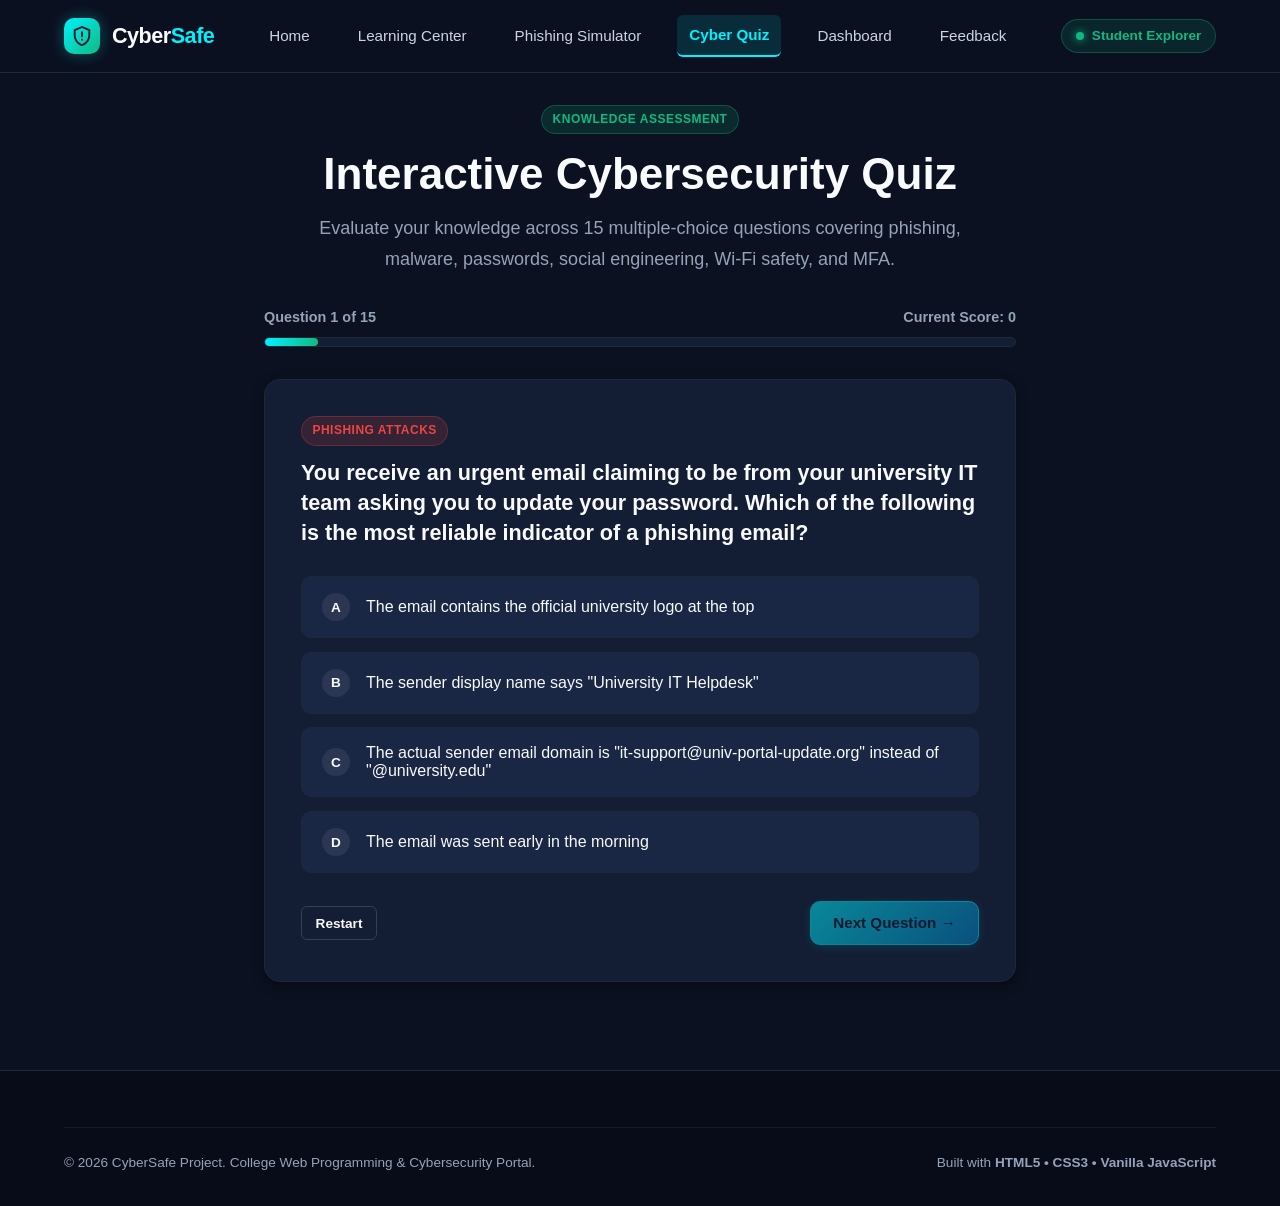
<file: quiz.html>
<!DOCTYPE html>
<html lang="en">
<head>
    <meta charset="UTF-8">
    <meta name="viewport" content="width=device-width, initial-scale=1.0">
    <meta name="description" content="15-Question Interactive Cybersecurity Assessment Quiz with instant feedback and score tracking.">
    <title>Interactive Cyber Quiz — 15 Questions | CyberSafe</title>
    <link rel="stylesheet" href="assets/css/style.css">
</head>
<body>

    <header class="navbar" role="banner">
        <div class="container nav-container">
            <a href="index.html" class="nav-brand" aria-label="CyberSafe Home">
                <div class="brand-icon" aria-hidden="true">
                    <svg viewBox="0 0 24 24">
                        <path d="M12 1L3 5v6c0 5.55 3.84 10.74 9 12 5.16-1.26 9-6.45 9-12V5l-9-4zm0 2.18l7 3.11v4.71c0 4.54-3.14 8.78-7 9.87-3.86-1.09-7-5.33-7-9.87V6.29l7-3.11zM11 7h2v6h-2V7zm0 8h2v2h-2v-2z"/>
                    </svg>
                </div>
                <div class="brand-text">Cyber<span>Safe</span></div>
            </a>

            <nav role="navigation" aria-label="Primary Navigation">
                <ul class="nav-menu" id="navMenu">
                    <li><a href="index.html" class="nav-link">Home</a></li>
                    <li><a href="learn.html" class="nav-link">Learning Center</a></li>
                    <li><a href="simulator.html" class="nav-link">Phishing Simulator</a></li>
                    <li><a href="quiz.html" class="nav-link active">Cyber Quiz</a></li>
                    <li><a href="dashboard.html" class="nav-link">Dashboard</a></li>
                    <li><a href="feedback.html" class="nav-link">Feedback</a></li>
                </ul>
            </nav>

            <div class="nav-actions">
                <div class="nav-user-pill">
                    <span class="status-dot" aria-hidden="true"></span>
                    <span>Student Explorer</span>
                </div>
                <button class="nav-toggle" id="navToggle" aria-label="Toggle navigation menu" aria-expanded="false">&#9776;</button>
            </div>
        </div>
    </header>

    <main class="main-content" id="mainContent" role="main">
        <div class="container quiz-container">
            <div style="text-align: center; margin-bottom: 2rem;">
                <span class="badge badge-green" style="margin-bottom: 0.75rem;">Knowledge Assessment</span>
                <h1>Interactive Cybersecurity Quiz</h1>
                <p class="lead" style="max-width: 680px; margin: 0 auto;">
                    Evaluate your knowledge across 15 multiple-choice questions covering phishing, malware, passwords, social engineering, Wi-Fi safety, and MFA.
                </p>
            </div>

            <!-- Active Quiz Stepper Card -->
            <div id="quizActiveArea">
                <div class="quiz-progress-wrap">
                    <div class="quiz-progress-meta">
                        <span id="quizCounterText">Question 1 of 15</span>
                        <span id="quizScoreRunningText">Current Score: 0</span>
                    </div>
                    <div class="progress-bar-bg" role="progressbar" aria-valuenow="1" aria-valuemin="1" aria-valuemax="15">
                        <div class="progress-bar-fill" id="quizProgressBar" style="width: 6.66%;"></div>
                    </div>
                </div>

                <article class="quiz-card" id="questionCard">
                    <div class="quiz-question-category">
                        <span class="badge badge-cyan" id="questionCategory">Phishing Attacks</span>
                    </div>

                    <h2 class="quiz-question-text" id="questionText">Loading question...</h2>

                    <div class="quiz-options" id="optionsContainer" role="radiogroup"></div>

                    <div class="quiz-explanation-box" id="quizExplanationBox">
                        <div id="explanationVerdict" style="font-weight: 700; margin-bottom: 0.35rem;"></div>
                        <div id="explanationText" style="color: var(--text-secondary); font-size: 0.95rem;"></div>
                    </div>

                    <div class="quiz-footer-actions">
                        <button type="button" class="btn btn-outline btn-sm" id="btnRestartEarly" title="Restart quiz from Question 1">Restart</button>
                        <button type="button" class="btn btn-primary" id="btnNextQuestion" disabled>Next Question &rarr;</button>
                    </div>
                </article>
            </div>

            <!-- Quiz Results Screen -->
            <div id="quizResultsScreen" style="display: none;">
                <div class="card quiz-results-card">
                    <span class="badge badge-cyan" style="margin-bottom: 1rem;">Quiz Complete</span>
                    <h2>Your Performance Summary</h2>
                    <p style="color: var(--text-muted); margin-bottom: 2rem;">
                        Here is your comprehensive breakdown and cybersecurity readiness score:
                    </p>

                    <div class="score-circle" id="scoreCircle">
                        <div class="score-number" id="finalScoreNumber">0/15</div>
                        <div class="score-total" id="finalPercentage">0%</div>
                    </div>

                    <div id="performanceBadge" style="margin-bottom: 1.5rem; font-size: 1.15rem; font-weight: 700;"></div>
                    <p id="performanceFeedbackText" style="max-width: 580px; margin: 0 auto 2rem auto; color: var(--text-secondary);"></p>

                    <div style="display: flex; justify-content: center; gap: 1rem; flex-wrap: wrap;">
                        <button type="button" class="btn btn-primary btn-lg" id="btnRetakeQuiz">Retake Quiz</button>
                        <a href="dashboard.html" class="btn btn-success btn-lg">View in Dashboard</a>
                        <a href="learn.html" class="btn btn-outline btn-lg">Review Learning Center</a>
                    </div>

                    <div class="review-list">
                        <h3 style="margin-bottom: 1.25rem;">Detailed Answer Review</h3>
                        <div id="detailedReviewContainer"></div>
                    </div>
                </div>
            </div>
        </div>
    </main>

    <div class="toast-container" id="toastContainer" aria-live="polite" aria-atomic="true"></div>

    <footer class="footer" role="contentinfo">
        <div class="container">
            <div class="footer-bottom">
                <div>&copy; 2026 CyberSafe Project. College Web Programming &amp; Cybersecurity Portal.</div>
                <div>Built with <strong>HTML5 &bull; CSS3 &bull; Vanilla JavaScript</strong></div>
            </div>
        </div>
    </footer>

    <script src="assets/js/main.js"></script>
    <script src="assets/js/quiz.js"></script>
</body>
</html>
</file>
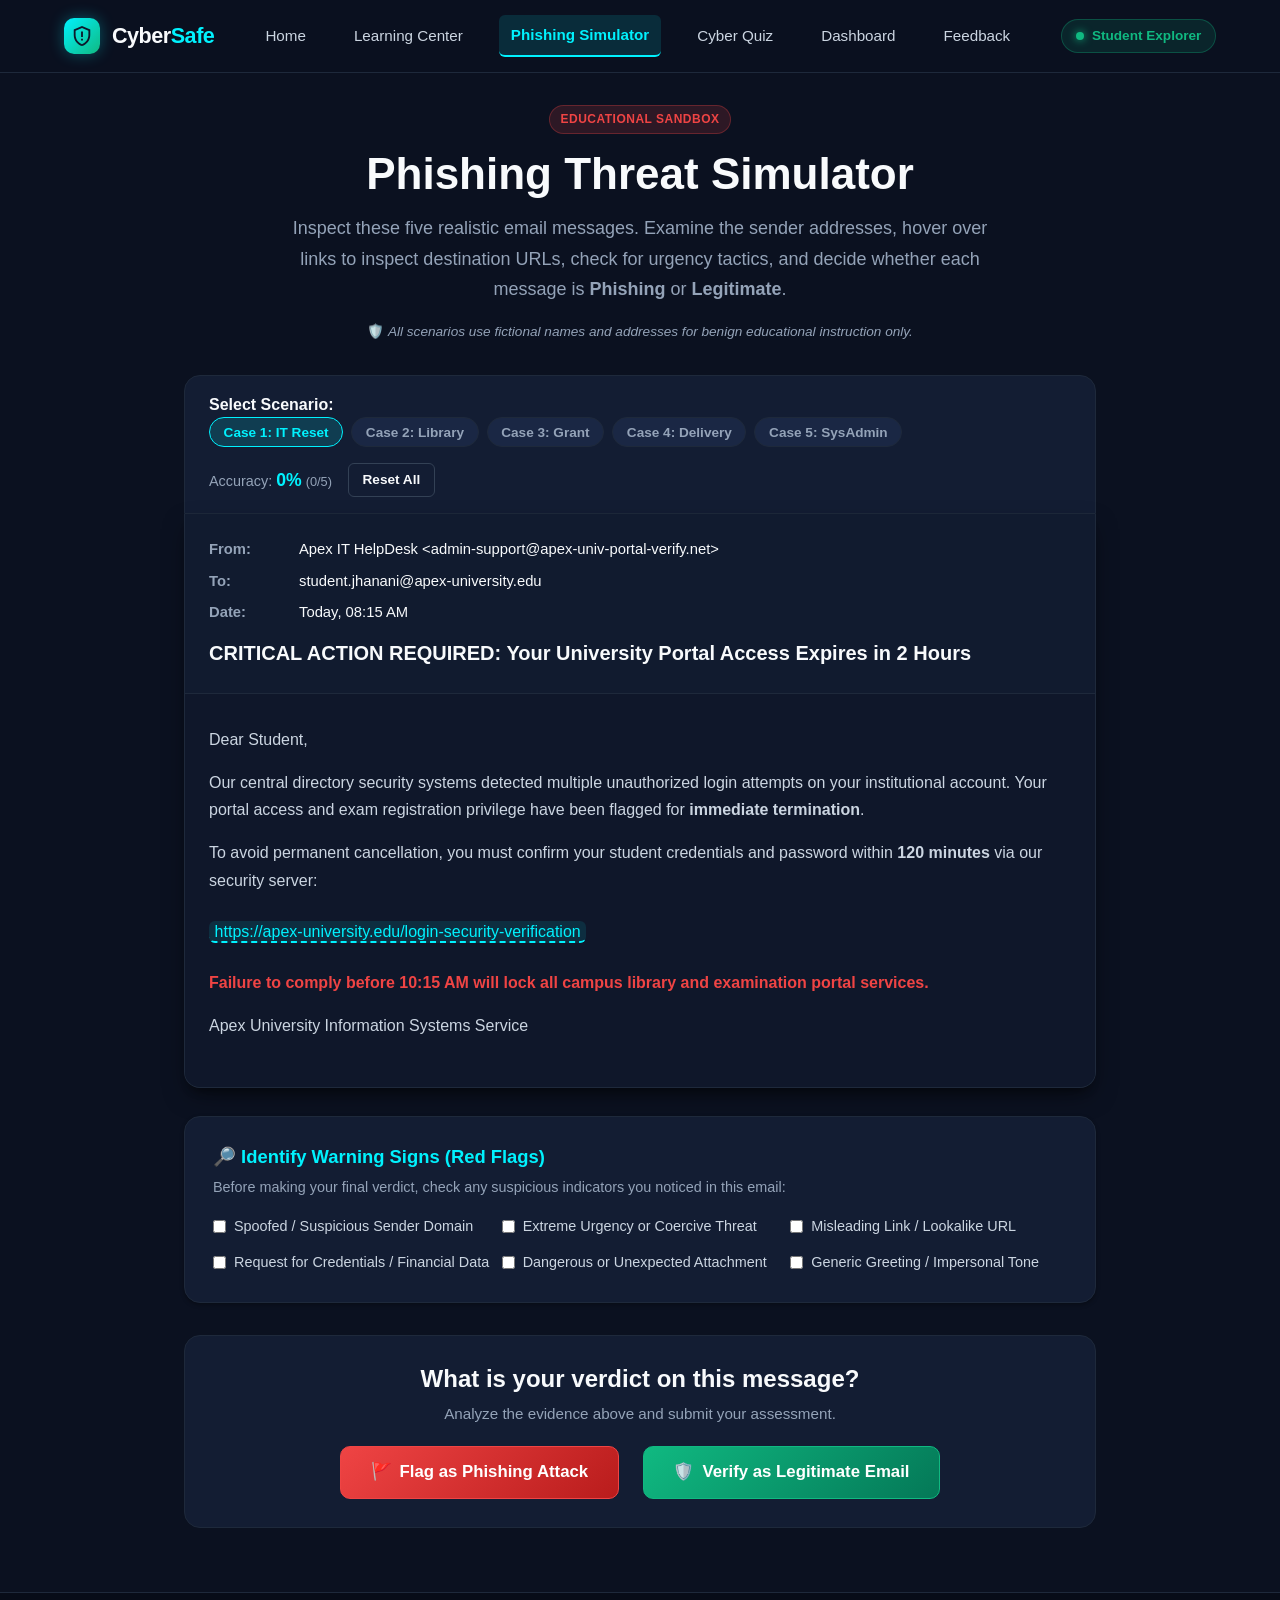
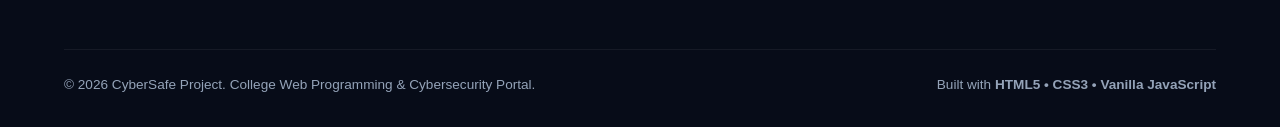
<file: simulator.html>
<!DOCTYPE html>
<html lang="en">
<head>
    <meta charset="UTF-8">
    <meta name="viewport" content="width=device-width, initial-scale=1.0">
    <meta name="description" content="Interactive Phishing Threat Simulator: Inspect realistic emails, spot hidden traps, and test your defense skills.">
    <title>Phishing Simulator — Safe Threat Inspector | CyberSafe</title>
    <link rel="stylesheet" href="assets/css/style.css">
</head>
<body>

    <header class="navbar" role="banner">
        <div class="container nav-container">
            <a href="index.html" class="nav-brand" aria-label="CyberSafe Home">
                <div class="brand-icon" aria-hidden="true">
                    <svg viewBox="0 0 24 24">
                        <path d="M12 1L3 5v6c0 5.55 3.84 10.74 9 12 5.16-1.26 9-6.45 9-12V5l-9-4zm0 2.18l7 3.11v4.71c0 4.54-3.14 8.78-7 9.87-3.86-1.09-7-5.33-7-9.87V6.29l7-3.11zM11 7h2v6h-2V7zm0 8h2v2h-2v-2z"/>
                    </svg>
                </div>
                <div class="brand-text">Cyber<span>Safe</span></div>
            </a>

            <nav role="navigation" aria-label="Primary Navigation">
                <ul class="nav-menu" id="navMenu">
                    <li><a href="index.html" class="nav-link">Home</a></li>
                    <li><a href="learn.html" class="nav-link">Learning Center</a></li>
                    <li><a href="simulator.html" class="nav-link active">Phishing Simulator</a></li>
                    <li><a href="quiz.html" class="nav-link">Cyber Quiz</a></li>
                    <li><a href="dashboard.html" class="nav-link">Dashboard</a></li>
                    <li><a href="feedback.html" class="nav-link">Feedback</a></li>
                </ul>
            </nav>

            <div class="nav-actions">
                <div class="nav-user-pill">
                    <span class="status-dot" aria-hidden="true"></span>
                    <span>Student Explorer</span>
                </div>
                <button class="nav-toggle" id="navToggle" aria-label="Toggle navigation menu" aria-expanded="false">&#9776;</button>
            </div>
        </div>
    </header>

    <main class="main-content" id="mainContent" role="main">
        <div class="container simulator-container">
            <div style="text-align: center; margin-bottom: 2rem;">
                <span class="badge badge-red" style="margin-bottom: 0.75rem;">Educational Sandbox</span>
                <h1>Phishing Threat Simulator</h1>
                <p class="lead" style="max-width: 720px; margin: 0 auto;">
                    Inspect these five realistic email messages. Examine the sender addresses, hover over links to inspect destination URLs, check for urgency tactics, and decide whether each message is <strong>Phishing</strong> or <strong>Legitimate</strong>.
                </p>
                <div style="margin-top: 1rem; font-size: 0.85rem; color: #94a3b8;">
                    🛡️ <em>All scenarios use fictional names and addresses for benign educational instruction only.</em>
                </div>
            </div>

            <!-- Simulator Navigation & Score Tracker -->
            <div class="simulator-header">
                <div>
                    <strong style="color: var(--text-primary); margin-right: 0.75rem;">Select Scenario:</strong>
                    <div class="simulator-scenario-nav" id="scenarioNav">
                        <button type="button" class="scenario-pill active" data-index="0">Case 1: IT Reset</button>
                        <button type="button" class="scenario-pill" data-index="1">Case 2: Library</button>
                        <button type="button" class="scenario-pill" data-index="2">Case 3: Grant</button>
                        <button type="button" class="scenario-pill" data-index="3">Case 4: Delivery</button>
                        <button type="button" class="scenario-pill" data-index="4">Case 5: SysAdmin</button>
                    </div>
                </div>

                <div style="display: flex; align-items: center; gap: 1rem;">
                    <div style="font-size: 0.9rem;">
                        <span style="color: var(--text-muted);">Accuracy:</span>
                        <strong id="simAccuracyText" style="color: var(--accent-cyan); font-size: 1.1rem;">0%</strong>
                        <span style="color: var(--text-muted); font-size: 0.8rem;" id="simScoreCount">(0/5)</span>
                    </div>
                    <button type="button" class="btn btn-outline btn-sm" id="btnResetSimulator" title="Reset all scenarios">Reset All</button>
                </div>
            </div>

            <!-- Mock Email Client Window -->
            <div class="email-client" id="emailClientWindow">
                <div class="email-meta">
                    <div class="email-row">
                        <span class="email-label">From:</span>
                        <span class="email-value" id="emailFrom"></span>
                    </div>
                    <div class="email-row">
                        <span class="email-label">To:</span>
                        <span class="email-value" id="emailTo">student.jhanani@apex-university.edu</span>
                    </div>
                    <div class="email-row">
                        <span class="email-label">Date:</span>
                        <span class="email-value" id="emailDate">Today, 09:41 AM</span>
                    </div>
                    <div class="email-subject" id="emailSubject"></div>
                </div>

                <div class="email-body" id="emailBody"></div>
                <div id="emailAttachmentContainer" style="padding: 0 1.5rem 1.5rem 1.5rem; display: none;"></div>
            </div>

            <!-- Red Flags Discovery Checklist -->
            <div class="card" style="margin-top: 1.75rem;">
                <h4 style="margin-bottom: 0.5rem; color: var(--accent-cyan);">🔎 Identify Warning Signs (Red Flags)</h4>
                <p style="font-size: 0.9rem; color: var(--text-muted); margin-bottom: 1rem;">
                    Before making your final verdict, check any suspicious indicators you noticed in this email:
                </p>
                <div style="display: grid; grid-template-columns: repeat(auto-fit, minmax(260px, 1fr)); gap: 0.75rem;" id="redFlagsChecklist">
                    <label style="display: flex; align-items: center; gap: 0.5rem; font-size: 0.9rem; cursor: pointer;">
                        <input type="checkbox" value="domain" class="flag-check"> Spoofed / Suspicious Sender Domain
                    </label>
                    <label style="display: flex; align-items: center; gap: 0.5rem; font-size: 0.9rem; cursor: pointer;">
                        <input type="checkbox" value="urgency" class="flag-check"> Extreme Urgency or Coercive Threat
                    </label>
                    <label style="display: flex; align-items: center; gap: 0.5rem; font-size: 0.9rem; cursor: pointer;">
                        <input type="checkbox" value="url" class="flag-check"> Misleading Link / Lookalike URL
                    </label>
                    <label style="display: flex; align-items: center; gap: 0.5rem; font-size: 0.9rem; cursor: pointer;">
                        <input type="checkbox" value="credentials" class="flag-check"> Request for Credentials / Financial Data
                    </label>
                    <label style="display: flex; align-items: center; gap: 0.5rem; font-size: 0.9rem; cursor: pointer;">
                        <input type="checkbox" value="attachment" class="flag-check"> Dangerous or Unexpected Attachment
                    </label>
                    <label style="display: flex; align-items: center; gap: 0.5rem; font-size: 0.9rem; cursor: pointer;">
                        <input type="checkbox" value="generic" class="flag-check"> Generic Greeting / Impersonal Tone
                    </label>
                </div>
            </div>

            <!-- Verdict Action Buttons -->
            <div class="simulator-verdict-box" id="verdictBox">
                <h3>What is your verdict on this message?</h3>
                <p style="color: var(--text-muted); font-size: 0.95rem;">Analyze the evidence above and submit your assessment.</p>
                <div class="simulator-verdict-buttons">
                    <button type="button" class="btn btn-danger btn-lg" id="btnVerdictPhishing">
                        <span aria-hidden="true">🚩</span> Flag as Phishing Attack
                    </button>
                    <button type="button" class="btn btn-success btn-lg" id="btnVerdictLegitimate">
                        <span aria-hidden="true">🛡️</span> Verify as Legitimate Email
                    </button>
                </div>
            </div>

            <!-- Educational Feedback Debrief -->
            <div class="simulator-feedback" id="simulatorFeedback">
                <div id="feedbackBanner" style="font-size: 1.25rem; font-weight: 700; margin-bottom: 1rem; display: flex; align-items: center; gap: 0.75rem;"></div>
                <div id="feedbackExplanation" style="line-height: 1.7; font-size: 1rem; color: var(--text-secondary);"></div>
                <div id="feedbackKeyTakeaway" class="edu-callout" style="margin-top: 1.5rem;"></div>
                <div style="display: flex; justify-content: flex-end; margin-top: 1.5rem;">
                    <button type="button" class="btn btn-primary" id="btnNextScenario">Proceed to Next Case &rarr;</button>
                </div>
            </div>
        </div>
    </main>

    <div class="toast-container" id="toastContainer" aria-live="polite" aria-atomic="true"></div>

    <footer class="footer" role="contentinfo">
        <div class="container">
            <div class="footer-bottom">
                <div>&copy; 2026 CyberSafe Project. College Web Programming &amp; Cybersecurity Portal.</div>
                <div>Built with <strong>HTML5 &bull; CSS3 &bull; Vanilla JavaScript</strong></div>
            </div>
        </div>
    </footer>

    <script src="assets/js/main.js"></script>
    <script src="assets/js/simulator.js"></script>
</body>
</html>
</file>
<file: assets/css/style.css>
/* ==========================================================================
   CyberSafe — Cybersecurity Awareness & Phishing Education Portal
   Theme: Modern Dark Navy with Electric Cyan & Shield Emerald Accents
   Vanilla CSS3 - Zero External CSS Frameworks
   ========================================================================== */

/* --------------------------------------------------------------------------
   1. CSS Reset & Variables
   -------------------------------------------------------------------------- */
:root {
    /* Color Palette - Cybersecurity Theme */
    --bg-primary: #0b1120;       /* Deepest Navy Background */
    --bg-secondary: #0f172a;     /* Slightly lighter navy for sections */
    --bg-card: #131d33;          /* Elevated card surface */
    --bg-card-hover: #17233e;    /* Card hover elevation */
    --bg-input: #1a2744;         /* Input field background */
    --border-color: #1e293b;     /* Subtle border */
    --border-accent: #334155;    /* Slightly brighter border */
    --border-glow: rgba(0, 242, 254, 0.25);

    /* Accents */
    --accent-cyan: #00f2fe;      /* Electric Cyan - Primary brand & buttons */
    --accent-cyan-hover: #38bdf8;
    --accent-cyan-glow: rgba(0, 242, 254, 0.15);
    --accent-green: #10b981;     /* Shield Emerald Green - Success & verified safe */
    --accent-green-hover: #059669;
    --accent-green-glow: rgba(16, 185, 129, 0.2);
    --accent-amber: #f59e0b;     /* Warning Amber - Caution & alerts */
    --accent-red: #ef4444;       /* Crimson - Danger, phishing & high risk */
    --accent-red-glow: rgba(239, 68, 68, 0.2);

    /* Text Colors - WCAG AA Contrast Compliant */
    --text-primary: #f8fafc;     /* Bright white-tint for headings & primary text */
    --text-secondary: #cbd5e1;   /* High-contrast readable body text */
    --text-muted: #94a3b8;       /* Secondary labels & helper text */
    --text-dark: #0f172a;        /* For text on bright cyan/green badges */

    /* Typography & Sizing */
    --font-sans: 'Segoe UI', -apple-system, BlinkMacSystemFont, Roboto, Helvetica, Arial, sans-serif;
    --font-mono: 'Consolas', 'Courier New', monospace;
    --radius-sm: 6px;
    --radius-md: 10px;
    --radius-lg: 16px;
    --radius-full: 9999px;

    /* Shadows & Glows */
    --shadow-sm: 0 2px 4px rgba(0, 0, 0, 0.3);
    --shadow-md: 0 4px 12px rgba(0, 0, 0, 0.4);
    --shadow-lg: 0 10px 25px -5px rgba(0, 0, 0, 0.5), 0 8px 10px -6px rgba(0, 0, 0, 0.4);
    --glow-cyan: 0 0 20px rgba(0, 242, 254, 0.35);
    --glow-green: 0 0 20px rgba(16, 185, 129, 0.35);

    /* Transitions */
    --transition-fast: 0.15s ease;
    --transition-normal: 0.25s ease;
    --transition-smooth: 0.35s cubic-bezier(0.4, 0, 0.2, 1);
}

*, *::before, *::after {
    box-sizing: border-box;
    margin: 0;
    padding: 0;
}

html {
    font-size: 16px;
    scroll-behavior: smooth;
}

body {
    font-family: var(--font-sans);
    background-color: var(--bg-primary);
    color: var(--text-secondary);
    line-height: 1.6;
    min-height: 100vh;
    display: flex;
    flex-direction: column;
    overflow-x: hidden;
    -webkit-font-smoothing: antialiased;
}

/* --------------------------------------------------------------------------
   2. Typography & Core Elements
   -------------------------------------------------------------------------- */
h1, h2, h3, h4, h5, h6 {
    color: var(--text-primary);
    font-weight: 700;
    line-height: 1.25;
    margin-bottom: 0.75rem;
}

h1 { font-size: clamp(2rem, 4vw, 2.75rem); }
h2 { font-size: clamp(1.5rem, 3vw, 2rem); }
h3 { font-size: clamp(1.2rem, 2.5vw, 1.5rem); }
h4 { font-size: 1.15rem; }

p {
    margin-bottom: 1rem;
    color: var(--text-secondary);
}

p.lead {
    font-size: 1.125rem;
    color: var(--text-muted);
    line-height: 1.7;
}

a {
    color: var(--accent-cyan);
    text-decoration: none;
    transition: color var(--transition-fast);
}

a:hover {
    color: var(--accent-cyan-hover);
}

code, pre {
    font-family: var(--font-mono);
}

img {
    max-width: 100%;
    height: auto;
    display: block;
}

/* --------------------------------------------------------------------------
   3. Layout & Container
   -------------------------------------------------------------------------- */
.container {
    width: 100%;
    max-width: 1200px;
    margin-left: auto;
    margin-right: auto;
    padding-left: 1.5rem;
    padding-right: 1.5rem;
}

.main-content {
    flex: 1 0 auto;
    padding-top: 2rem;
    padding-bottom: 4rem;
}

.section {
    padding-top: 3.5rem;
    padding-bottom: 3.5rem;
}

.section-title {
    text-align: center;
    max-width: 720px;
    margin: 0 auto 3rem auto;
}

.section-title h2 {
    position: relative;
    display: inline-block;
    padding-bottom: 0.75rem;
}

.section-title h2::after {
    content: '';
    position: absolute;
    bottom: 0;
    left: 50%;
    transform: translateX(-50%);
    width: 60px;
    height: 3px;
    background: linear-gradient(90deg, var(--accent-cyan), var(--accent-green));
    border-radius: var(--radius-full);
}

.section-title p {
    color: var(--text-muted);
    font-size: 1.05rem;
    margin-top: 0.5rem;
}

/* --------------------------------------------------------------------------
   4. Navigation Bar
   -------------------------------------------------------------------------- */
.navbar {
    background-color: rgba(11, 17, 32, 0.92);
    backdrop-filter: blur(12px);
    -webkit-backdrop-filter: blur(12px);
    border-bottom: 1px solid var(--border-color);
    position: sticky;
    top: 0;
    z-index: 1000;
    transition: background-color var(--transition-normal);
}

.nav-container {
    display: flex;
    align-items: center;
    justify-content: space-between;
    height: 72px;
}

.nav-brand {
    display: flex;
    align-items: center;
    gap: 0.75rem;
    color: var(--text-primary);
    font-size: 1.35rem;
    font-weight: 800;
    letter-spacing: -0.5px;
}

.nav-brand:hover {
    color: var(--text-primary);
}

.brand-icon {
    width: 36px;
    height: 36px;
    background: linear-gradient(135deg, var(--accent-cyan), var(--accent-green));
    border-radius: var(--radius-md);
    display: flex;
    align-items: center;
    justify-content: center;
    color: var(--text-dark);
    font-weight: 900;
    box-shadow: 0 0 15px rgba(0, 242, 254, 0.3);
}

.brand-icon svg {
    width: 22px;
    height: 22px;
    fill: currentColor;
}

.brand-text span {
    color: var(--accent-cyan);
}

.nav-menu {
    display: flex;
    align-items: center;
    list-style: none;
    gap: 1.5rem;
}

.nav-link {
    color: var(--text-secondary);
    font-size: 0.95rem;
    font-weight: 500;
    padding: 0.5rem 0.75rem;
    border-radius: var(--radius-sm);
    transition: all var(--transition-fast);
    display: flex;
    align-items: center;
    gap: 0.4rem;
}

.nav-link:hover {
    color: var(--accent-cyan);
    background-color: rgba(0, 242, 254, 0.08);
}

.nav-link.active {
    color: var(--accent-cyan);
    font-weight: 600;
    background-color: rgba(0, 242, 254, 0.12);
    border-bottom: 2px solid var(--accent-cyan);
}

.nav-actions {
    display: flex;
    align-items: center;
    gap: 0.75rem;
}

.nav-user-pill {
    display: flex;
    align-items: center;
    gap: 0.5rem;
    padding: 0.35rem 0.85rem;
    background-color: rgba(16, 185, 129, 0.12);
    border: 1px solid rgba(16, 185, 129, 0.3);
    border-radius: var(--radius-full);
    font-size: 0.85rem;
    color: var(--accent-green);
    font-weight: 600;
}

.nav-user-pill .status-dot {
    width: 8px;
    height: 8px;
    background-color: var(--accent-green);
    border-radius: var(--radius-full);
    display: inline-block;
    box-shadow: 0 0 8px var(--accent-green);
}

.nav-toggle {
    display: none;
    background: transparent;
    border: 1px solid var(--border-color);
    border-radius: var(--radius-sm);
    color: var(--text-primary);
    padding: 0.5rem;
    cursor: pointer;
    font-size: 1.25rem;
}

/* --------------------------------------------------------------------------
   5. Buttons & Interactive Controls
   -------------------------------------------------------------------------- */
.btn {
    display: inline-flex;
    align-items: center;
    justify-content: center;
    gap: 0.5rem;
    font-family: inherit;
    font-size: 0.95rem;
    font-weight: 600;
    padding: 0.65rem 1.4rem;
    border-radius: var(--radius-md);
    cursor: pointer;
    transition: all var(--transition-fast);
    text-align: center;
    border: 1px solid transparent;
    line-height: 1.4;
}

.btn:disabled {
    opacity: 0.5;
    cursor: not-allowed;
    pointer-events: none;
}

.btn-primary {
    background: linear-gradient(135deg, var(--accent-cyan), #0284c7);
    color: var(--text-dark);
    border-color: var(--accent-cyan);
    box-shadow: 0 2px 10px rgba(0, 242, 254, 0.25);
}

.btn-primary:hover {
    background: linear-gradient(135deg, var(--accent-cyan-hover), #0369a1);
    color: var(--text-dark);
    box-shadow: var(--glow-cyan);
    transform: translateY(-1px);
}

.btn-success {
    background: linear-gradient(135deg, var(--accent-green), #047857);
    color: #ffffff;
    border-color: var(--accent-green);
}

.btn-success:hover {
    background: linear-gradient(135deg, var(--accent-green-hover), #065f46);
    color: #ffffff;
    box-shadow: var(--glow-green);
    transform: translateY(-1px);
}

.btn-danger {
    background: linear-gradient(135deg, var(--accent-red), #b91c1c);
    color: #ffffff;
    border-color: var(--accent-red);
}

.btn-danger:hover {
    background: linear-gradient(135deg, #dc2626, #991b1b);
    color: #ffffff;
    box-shadow: var(--accent-red-glow);
    transform: translateY(-1px);
}

.btn-outline {
    background-color: transparent;
    border-color: var(--border-accent);
    color: var(--text-primary);
}

.btn-outline:hover {
    border-color: var(--accent-cyan);
    color: var(--accent-cyan);
    background-color: rgba(0, 242, 254, 0.06);
}

.btn-sm {
    padding: 0.4rem 0.85rem;
    font-size: 0.85rem;
    border-radius: var(--radius-sm);
}

.btn-lg {
    padding: 0.85rem 1.85rem;
    font-size: 1.05rem;
}

.btn-icon-only {
    padding: 0.5rem;
    border-radius: var(--radius-md);
}

/* --------------------------------------------------------------------------
   6. Cards & Visual Components
   -------------------------------------------------------------------------- */
.card {
    background-color: var(--bg-card);
    border: 1px solid var(--border-color);
    border-radius: var(--radius-lg);
    padding: 1.75rem;
    box-shadow: var(--shadow-sm);
    transition: transform var(--transition-normal), border-color var(--transition-normal), box-shadow var(--transition-normal);
    position: relative;
    overflow: hidden;
}

.card:hover {
    border-color: var(--border-accent);
    transform: translateY(-3px);
    box-shadow: var(--shadow-md);
}

.card-glow-cyan:hover {
    border-color: var(--accent-cyan);
    box-shadow: var(--glow-cyan);
}

.card-glow-green:hover {
    border-color: var(--accent-green);
    box-shadow: var(--glow-green);
}

.card-header {
    display: flex;
    align-items: center;
    justify-content: space-between;
    margin-bottom: 1.25rem;
}

.card-icon {
    width: 48px;
    height: 48px;
    border-radius: var(--radius-md);
    display: flex;
    align-items: center;
    justify-content: center;
    font-size: 1.5rem;
    background-color: rgba(0, 242, 254, 0.1);
    color: var(--accent-cyan);
    border: 1px solid rgba(0, 242, 254, 0.2);
}

.card-icon.green {
    background-color: rgba(16, 185, 129, 0.1);
    color: var(--accent-green);
    border-color: rgba(16, 185, 129, 0.2);
}

.card-icon.amber {
    background-color: rgba(245, 158, 11, 0.1);
    color: var(--accent-amber);
    border-color: rgba(245, 158, 11, 0.2);
}

.card-icon.red {
    background-color: rgba(239, 68, 68, 0.1);
    color: var(--accent-red);
    border-color: rgba(239, 68, 68, 0.2);
}

/* Badges */
.badge {
    display: inline-flex;
    align-items: center;
    gap: 0.35rem;
    padding: 0.25rem 0.65rem;
    border-radius: var(--radius-full);
    font-size: 0.75rem;
    font-weight: 700;
    letter-spacing: 0.5px;
    text-transform: uppercase;
}

.badge-cyan {
    background-color: rgba(0, 242, 254, 0.15);
    color: var(--accent-cyan);
    border: 1px solid rgba(0, 242, 254, 0.3);
}

.badge-green {
    background-color: rgba(16, 185, 129, 0.15);
    color: var(--accent-green);
    border: 1px solid rgba(16, 185, 129, 0.3);
}

.badge-amber {
    background-color: rgba(245, 158, 11, 0.15);
    color: var(--accent-amber);
    border: 1px solid rgba(245, 158, 11, 0.3);
}

.badge-red {
    background-color: rgba(239, 68, 68, 0.15);
    color: var(--accent-red);
    border: 1px solid rgba(239, 68, 68, 0.3);
}

/* --------------------------------------------------------------------------
   7. Home Hero & Feature Grid
   -------------------------------------------------------------------------- */
.hero {
    padding: 4.5rem 0 3.5rem 0;
    text-align: center;
    position: relative;
}

.hero-pill {
    display: inline-flex;
    align-items: center;
    gap: 0.5rem;
    padding: 0.4rem 1rem;
    background-color: rgba(0, 242, 254, 0.08);
    border: 1px solid rgba(0, 242, 254, 0.25);
    border-radius: var(--radius-full);
    color: var(--accent-cyan);
    font-size: 0.85rem;
    font-weight: 600;
    margin-bottom: 1.5rem;
}

.hero h1 {
    font-size: clamp(2.4rem, 5vw, 3.5rem);
    font-weight: 800;
    letter-spacing: -1px;
    margin-bottom: 1.25rem;
    line-height: 1.15;
}

.hero-highlight {
    background: linear-gradient(135deg, var(--accent-cyan), var(--accent-green));
    -webkit-background-clip: text;
    -webkit-text-fill-color: transparent;
}

.hero p {
    font-size: 1.2rem;
    color: var(--text-muted);
    max-width: 680px;
    margin: 0 auto 2.25rem auto;
}

.hero-actions {
    display: flex;
    justify-content: center;
    gap: 1rem;
    flex-wrap: wrap;
    margin-bottom: 3.5rem;
}

.stats-grid {
    display: grid;
    grid-template-columns: repeat(auto-fit, minmax(200px, 1fr));
    gap: 1.25rem;
    margin-top: 2rem;
}

.stat-card {
    background-color: var(--bg-card);
    border: 1px solid var(--border-color);
    border-radius: var(--radius-lg);
    padding: 1.5rem;
    text-align: center;
    transition: transform var(--transition-normal);
}

.stat-card:hover {
    transform: translateY(-2px);
    border-color: var(--border-accent);
}

.stat-value {
    font-size: 2.25rem;
    font-weight: 800;
    color: var(--text-primary);
    line-height: 1.2;
}

.stat-value.cyan { color: var(--accent-cyan); }
.stat-value.green { color: var(--accent-green); }
.stat-value.amber { color: var(--accent-amber); }

.stat-label {
    font-size: 0.9rem;
    color: var(--text-muted);
    margin-top: 0.25rem;
    text-transform: uppercase;
    letter-spacing: 0.5px;
    font-weight: 600;
}

.features-grid {
    display: grid;
    grid-template-columns: repeat(auto-fit, minmax(280px, 1fr));
    gap: 1.5rem;
}

/* --------------------------------------------------------------------------
   8. Learning Center (`learn.php`)
   -------------------------------------------------------------------------- */
.topics-grid {
    display: grid;
    grid-template-columns: repeat(auto-fit, minmax(320px, 1fr));
    gap: 1.75rem;
}

.topic-card {
    display: flex;
    flex-direction: column;
    justify-content: space-between;
}

.topic-card.completed {
    border-color: rgba(16, 185, 129, 0.4);
    background: linear-gradient(180deg, rgba(16, 185, 129, 0.05), var(--bg-card));
}

.topic-meta {
    display: flex;
    align-items: center;
    gap: 0.75rem;
    font-size: 0.85rem;
    color: var(--text-muted);
    margin-bottom: 0.75rem;
}

.topic-body {
    flex: 1;
}

.topic-actions {
    display: flex;
    align-items: center;
    justify-content: space-between;
    margin-top: 1.5rem;
    padding-top: 1rem;
    border-top: 1px solid var(--border-color);
}

.completion-status {
    display: flex;
    align-items: center;
    gap: 0.4rem;
    font-size: 0.85rem;
    font-weight: 600;
}

.completion-status.done {
    color: var(--accent-green);
}

.completion-status.pending {
    color: var(--text-muted);
}

/* Detail modal / drawer */
.learn-modal {
    display: none;
    position: fixed;
    top: 0;
    left: 0;
    width: 100%;
    height: 100%;
    background-color: rgba(11, 17, 32, 0.85);
    backdrop-filter: blur(8px);
    z-index: 2000;
    padding: 1.5rem;
    overflow-y: auto;
}

.learn-modal.active {
    display: flex;
    align-items: center;
    justify-content: center;
}

.learn-modal-content {
    background-color: var(--bg-secondary);
    border: 1px solid var(--border-accent);
    border-radius: var(--radius-lg);
    width: 100%;
    max-width: 800px;
    padding: 2.5rem;
    position: relative;
    max-height: 90vh;
    overflow-y: auto;
    box-shadow: var(--shadow-lg);
}

.learn-modal-close {
    position: absolute;
    top: 1.25rem;
    right: 1.25rem;
    background: transparent;
    border: none;
    color: var(--text-muted);
    font-size: 1.75rem;
    cursor: pointer;
    line-height: 1;
}

.learn-modal-close:hover {
    color: var(--text-primary);
}

.edu-callout {
    background-color: rgba(0, 242, 254, 0.05);
    border-left: 4px solid var(--accent-cyan);
    padding: 1rem 1.25rem;
    border-radius: 0 var(--radius-md) var(--radius-md) 0;
    margin: 1.25rem 0;
}

.edu-callout.warning {
    background-color: rgba(245, 158, 11, 0.05);
    border-left-color: var(--accent-amber);
}

.edu-callout.danger {
    background-color: rgba(239, 68, 68, 0.05);
    border-left-color: var(--accent-red);
}

.edu-callout.success {
    background-color: rgba(16, 185, 129, 0.05);
    border-left-color: var(--accent-green);
}

.edu-callout h5 {
    color: var(--text-primary);
    margin-bottom: 0.35rem;
    font-size: 1rem;
}

/* --------------------------------------------------------------------------
   9. Phishing Simulator (`simulator.php`)
   -------------------------------------------------------------------------- */
.simulator-container {
    max-width: 960px;
    margin: 0 auto;
}

.simulator-header {
    background-color: var(--bg-card);
    border: 1px solid var(--border-color);
    border-radius: var(--radius-lg) var(--radius-lg) 0 0;
    padding: 1rem 1.5rem;
    display: flex;
    align-items: center;
    justify-content: space-between;
    flex-wrap: wrap;
    gap: 1rem;
}

.simulator-scenario-nav {
    display: flex;
    gap: 0.5rem;
}

.scenario-pill {
    padding: 0.4rem 0.85rem;
    background-color: var(--bg-input);
    border: 1px solid var(--border-color);
    border-radius: var(--radius-full);
    font-size: 0.85rem;
    font-weight: 600;
    cursor: pointer;
    color: var(--text-muted);
    transition: all var(--transition-fast);
}

.scenario-pill.active {
    background-color: rgba(0, 242, 254, 0.15);
    border-color: var(--accent-cyan);
    color: var(--accent-cyan);
}

.scenario-pill.resolved-safe {
    border-color: var(--accent-green);
    color: var(--accent-green);
}

.scenario-pill.resolved-phish {
    border-color: var(--accent-red);
    color: var(--accent-red);
}

/* Email Mock Client */
.email-client {
    background-color: var(--bg-secondary);
    border: 1px solid var(--border-color);
    border-top: none;
    border-radius: 0 0 var(--radius-lg) var(--radius-lg);
    box-shadow: var(--shadow-lg);
    overflow: hidden;
}

.email-meta {
    padding: 1.5rem;
    border-bottom: 1px solid var(--border-color);
    background-color: rgba(19, 29, 51, 0.7);
}

.email-row {
    display: flex;
    margin-bottom: 0.5rem;
    font-size: 0.925rem;
}

.email-label {
    width: 90px;
    color: var(--text-muted);
    font-weight: 600;
    flex-shrink: 0;
}

.email-value {
    color: var(--text-primary);
    word-break: break-all;
}

.email-subject {
    font-size: 1.25rem;
    font-weight: 700;
    color: var(--text-primary);
    margin-top: 0.75rem;
}

.email-body {
    padding: 2rem 1.5rem;
    background-color: var(--bg-secondary);
    line-height: 1.7;
    font-size: 1rem;
    color: #e2e8f0;
}

.interactive-hotspot {
    position: relative;
    cursor: help;
    background-color: rgba(0, 242, 254, 0.1);
    border-bottom: 2px dashed var(--accent-cyan);
    padding: 0.1rem 0.35rem;
    border-radius: var(--radius-sm);
    transition: background-color var(--transition-fast);
}

.interactive-hotspot:hover {
    background-color: rgba(0, 242, 254, 0.25);
}

.interactive-hotspot .tooltip {
    visibility: hidden;
    position: absolute;
    bottom: 125%;
    left: 50%;
    transform: translateX(-50%);
    background-color: #0b1120;
    color: var(--text-primary);
    border: 1px solid var(--accent-cyan);
    padding: 0.5rem 0.75rem;
    border-radius: var(--radius-md);
    font-size: 0.8rem;
    white-space: nowrap;
    z-index: 100;
    box-shadow: var(--shadow-md);
    pointer-events: none;
    opacity: 0;
    transition: opacity var(--transition-fast);
}

.interactive-hotspot:hover .tooltip {
    visibility: visible;
    opacity: 1;
}

.email-attachment {
    margin-top: 1.5rem;
    padding: 0.85rem 1.25rem;
    background-color: var(--bg-card);
    border: 1px solid var(--border-color);
    border-radius: var(--radius-md);
    display: inline-flex;
    align-items: center;
    gap: 0.75rem;
    font-size: 0.9rem;
}

/* Simulator Verdict Box */
.simulator-verdict-box {
    margin-top: 2rem;
    background-color: var(--bg-card);
    border: 1px solid var(--border-color);
    border-radius: var(--radius-lg);
    padding: 1.75rem;
    text-align: center;
}

.simulator-verdict-box h3 {
    margin-bottom: 0.5rem;
}

.simulator-verdict-buttons {
    display: flex;
    justify-content: center;
    gap: 1.5rem;
    margin-top: 1.25rem;
    flex-wrap: wrap;
}

/* Simulator Explanation Card */
.simulator-feedback {
    display: none;
    margin-top: 2rem;
    background-color: var(--bg-card);
    border-radius: var(--radius-lg);
    padding: 2rem;
    border: 1px solid var(--border-color);
    animation: fadeIn 0.3s ease;
}

.simulator-feedback.correct {
    border-color: var(--accent-green);
    background: linear-gradient(180deg, rgba(16, 185, 129, 0.08), var(--bg-card));
}

.simulator-feedback.incorrect {
    border-color: var(--accent-red);
    background: linear-gradient(180deg, rgba(239, 68, 68, 0.08), var(--bg-card));
}

/* --------------------------------------------------------------------------
   10. Interactive Cyber Quiz (`quiz.php`)
   -------------------------------------------------------------------------- */
.quiz-container {
    max-width: 800px;
    margin: 0 auto;
}

.quiz-progress-wrap {
    margin-bottom: 2rem;
}

.quiz-progress-meta {
    display: flex;
    justify-content: space-between;
    font-size: 0.9rem;
    font-weight: 600;
    color: var(--text-muted);
    margin-bottom: 0.5rem;
}

.progress-bar-bg {
    width: 100%;
    height: 10px;
    background-color: var(--bg-card);
    border: 1px solid var(--border-color);
    border-radius: var(--radius-full);
    overflow: hidden;
}

.progress-bar-fill {
    height: 100%;
    width: 0%;
    background: linear-gradient(90deg, var(--accent-cyan), var(--accent-green));
    border-radius: var(--radius-full);
    transition: width var(--transition-normal);
}

.quiz-card {
    background-color: var(--bg-card);
    border: 1px solid var(--border-color);
    border-radius: var(--radius-lg);
    padding: 2.25rem;
    box-shadow: var(--shadow-md);
    margin-bottom: 1.5rem;
    position: relative;
}

.quiz-question-category {
    margin-bottom: 0.75rem;
}

.quiz-question-text {
    font-size: 1.35rem;
    font-weight: 700;
    color: var(--text-primary);
    line-height: 1.4;
    margin-bottom: 1.75rem;
}

.quiz-options {
    display: flex;
    flex-direction: column;
    gap: 0.85rem;
}

.quiz-option {
    background-color: var(--bg-input);
    border: 1px solid var(--border-color);
    border-radius: var(--radius-md);
    padding: 1rem 1.25rem;
    color: var(--text-primary);
    font-size: 1rem;
    cursor: pointer;
    text-align: left;
    display: flex;
    align-items: center;
    gap: 1rem;
    transition: all var(--transition-fast);
}

.quiz-option:hover:not(:disabled) {
    background-color: rgba(0, 242, 254, 0.08);
    border-color: var(--accent-cyan);
}

.quiz-option.selected {
    background-color: rgba(0, 242, 254, 0.15);
    border-color: var(--accent-cyan);
    color: var(--accent-cyan);
}

.quiz-option.correct {
    background-color: rgba(16, 185, 129, 0.15) !important;
    border-color: var(--accent-green) !important;
    color: var(--accent-green) !important;
}

.quiz-option.incorrect {
    background-color: rgba(239, 68, 68, 0.15) !important;
    border-color: var(--accent-red) !important;
    color: var(--accent-red) !important;
}

.option-prefix {
    width: 28px;
    height: 28px;
    border-radius: var(--radius-full);
    background-color: rgba(255, 255, 255, 0.08);
    display: flex;
    align-items: center;
    justify-content: center;
    font-weight: 700;
    font-size: 0.85rem;
    flex-shrink: 0;
}

.quiz-explanation-box {
    margin-top: 1.5rem;
    padding: 1.25rem;
    background-color: var(--bg-secondary);
    border-radius: var(--radius-md);
    border-left: 4px solid var(--accent-cyan);
    display: none;
}

.quiz-explanation-box.active {
    display: block;
    animation: fadeIn 0.25s ease;
}

.quiz-footer-actions {
    display: flex;
    justify-content: space-between;
    align-items: center;
    margin-top: 1.75rem;
}

/* Quiz Results Screen */
.quiz-results-card {
    text-align: center;
    padding: 3rem 2rem;
}

.score-circle {
    width: 140px;
    height: 140px;
    border-radius: var(--radius-full);
    border: 6px solid var(--accent-cyan);
    margin: 0 auto 1.5rem auto;
    display: flex;
    flex-direction: column;
    align-items: center;
    justify-content: center;
    box-shadow: var(--glow-cyan);
}

.score-circle.passed {
    border-color: var(--accent-green);
    box-shadow: var(--glow-green);
}

.score-circle.failed {
    border-color: var(--accent-red);
    box-shadow: var(--accent-red-glow);
}

.score-number {
    font-size: 2.5rem;
    font-weight: 800;
    color: var(--text-primary);
    line-height: 1;
}

.score-total {
    font-size: 0.9rem;
    color: var(--text-muted);
}

.review-list {
    margin-top: 2.5rem;
    text-align: left;
}

.review-item {
    background-color: var(--bg-secondary);
    border: 1px solid var(--border-color);
    border-radius: var(--radius-md);
    padding: 1.25rem;
    margin-bottom: 1rem;
}

.review-item.wrong {
    border-left: 4px solid var(--accent-red);
}

.review-item.right {
    border-left: 4px solid var(--accent-green);
}

/* --------------------------------------------------------------------------
   11. Student Dashboard (`dashboard.php`)
   -------------------------------------------------------------------------- */
.dashboard-grid {
    display: grid;
    grid-template-columns: 1fr 340px;
    gap: 1.75rem;
}

.dashboard-profile-card {
    display: flex;
    align-items: center;
    gap: 1.5rem;
    margin-bottom: 2rem;
    padding: 1.75rem;
    background: linear-gradient(135deg, rgba(0, 242, 254, 0.05), rgba(16, 185, 129, 0.05)), var(--bg-card);
    border: 1px solid var(--border-color);
    border-radius: var(--radius-lg);
}

.avatar-shield {
    width: 72px;
    height: 72px;
    border-radius: var(--radius-lg);
    background: linear-gradient(135deg, var(--accent-cyan), var(--accent-green));
    display: flex;
    align-items: center;
    justify-content: center;
    color: var(--text-dark);
    font-size: 2rem;
    font-weight: 900;
    flex-shrink: 0;
    box-shadow: 0 0 25px rgba(0, 242, 254, 0.3);
}

.dashboard-table-wrap {
    overflow-x: auto;
}

.cyber-table {
    width: 100%;
    border-collapse: collapse;
    font-size: 0.925rem;
}

.cyber-table th, .cyber-table td {
    padding: 0.85rem 1rem;
    text-align: left;
    border-bottom: 1px solid var(--border-color);
}

.cyber-table th {
    background-color: var(--bg-input);
    color: var(--text-muted);
    font-weight: 600;
    text-transform: uppercase;
    font-size: 0.75rem;
    letter-spacing: 0.5px;
}

.cyber-table tr:hover td {
    background-color: rgba(255, 255, 255, 0.02);
}

.empty-state {
    text-align: center;
    padding: 3rem 1.5rem;
    color: var(--text-muted);
}

.empty-state-icon {
    font-size: 3rem;
    margin-bottom: 1rem;
    opacity: 0.6;
}

/* --------------------------------------------------------------------------
   12. Forms & Feedback (`feedback.php`, `login.php`)
   -------------------------------------------------------------------------- */
.form-wrap {
    max-width: 640px;
    margin: 0 auto;
}

.form-group {
    margin-bottom: 1.5rem;
}

.form-label {
    display: block;
    margin-bottom: 0.5rem;
    font-weight: 600;
    font-size: 0.925rem;
    color: var(--text-primary);
}

.form-label .required {
    color: var(--accent-red);
}

.form-control {
    width: 100%;
    background-color: var(--bg-input);
    border: 1px solid var(--border-color);
    border-radius: var(--radius-md);
    padding: 0.75rem 1rem;
    color: var(--text-primary);
    font-family: inherit;
    font-size: 1rem;
    transition: border-color var(--transition-fast), box-shadow var(--transition-fast);
}

.form-control:focus {
    outline: none;
    border-color: var(--accent-cyan);
    box-shadow: 0 0 0 3px rgba(0, 242, 254, 0.15);
}

textarea.form-control {
    resize: vertical;
    min-height: 120px;
}

.form-helper {
    font-size: 0.8rem;
    color: var(--text-muted);
    margin-top: 0.35rem;
}

.alert {
    padding: 1rem 1.25rem;
    border-radius: var(--radius-md);
    margin-bottom: 1.5rem;
    font-size: 0.95rem;
    display: flex;
    align-items: center;
    gap: 0.75rem;
}

.alert-success {
    background-color: rgba(16, 185, 129, 0.12);
    border: 1px solid rgba(16, 185, 129, 0.35);
    color: #34d399;
}

.alert-danger {
    background-color: rgba(239, 68, 68, 0.12);
    border: 1px solid rgba(239, 68, 68, 0.35);
    color: #f87171;
}

.alert-warning {
    background-color: rgba(245, 158, 11, 0.12);
    border: 1px solid rgba(245, 158, 11, 0.35);
    color: #fbbf24;
}

/* --------------------------------------------------------------------------
   13. Footer
   -------------------------------------------------------------------------- */
.footer {
    background-color: #070c18;
    border-top: 1px solid var(--border-color);
    padding: 3.5rem 0 2rem 0;
    margin-top: auto;
}

.footer-grid {
    display: grid;
    grid-template-columns: 2fr 1fr 1fr;
    gap: 3rem;
    margin-bottom: 2.5rem;
}

.footer-brand p {
    color: var(--text-muted);
    margin-top: 0.75rem;
    max-width: 360px;
}

.footer-links h4 {
    color: var(--text-primary);
    font-size: 1rem;
    margin-bottom: 1rem;
}

.footer-links ul {
    list-style: none;
}

.footer-links li {
    margin-bottom: 0.5rem;
}

.footer-links a {
    color: var(--text-muted);
    font-size: 0.9rem;
}

.footer-links a:hover {
    color: var(--accent-cyan);
}

.footer-bottom {
    border-top: 1px solid rgba(255, 255, 255, 0.06);
    padding-top: 1.5rem;
    display: flex;
    justify-content: space-between;
    align-items: center;
    font-size: 0.85rem;
    color: var(--text-muted);
    flex-wrap: wrap;
    gap: 1rem;
}

/* --------------------------------------------------------------------------
   14. Toast Notification
   -------------------------------------------------------------------------- */
.toast-container {
    position: fixed;
    bottom: 1.5rem;
    right: 1.5rem;
    z-index: 3000;
    display: flex;
    flex-direction: column;
    gap: 0.75rem;
}

.toast {
    background-color: var(--bg-card);
    border: 1px solid var(--border-accent);
    color: var(--text-primary);
    padding: 0.85rem 1.25rem;
    border-radius: var(--radius-md);
    box-shadow: var(--shadow-lg);
    display: flex;
    align-items: center;
    gap: 0.75rem;
    font-size: 0.9rem;
    min-width: 280px;
    animation: slideInRight 0.3s ease;
}

.toast.toast-success { border-color: var(--accent-green); }
.toast.toast-danger { border-color: var(--accent-red); }

/* Animations */
@keyframes fadeIn {
    from { opacity: 0; transform: translateY(6px); }
    to { opacity: 1; transform: translateY(0); }
}

@keyframes slideInRight {
    from { opacity: 0; transform: translateX(20px); }
    to { opacity: 1; transform: translateX(0); }
}

/* --------------------------------------------------------------------------
   15. Responsive Breakpoints
   -------------------------------------------------------------------------- */
@media (max-width: 992px) {
    .dashboard-grid {
        grid-template-columns: 1fr;
    }
    .footer-grid {
        grid-template-columns: 1fr 1fr;
    }
}

@media (max-width: 768px) {
    .nav-toggle {
        display: block;
    }

    .nav-menu {
        position: fixed;
        top: 72px;
        left: 0;
        width: 100%;
        background-color: var(--bg-secondary);
        border-bottom: 1px solid var(--border-color);
        flex-direction: column;
        align-items: flex-start;
        padding: 1.5rem;
        gap: 0.5rem;
        display: none;
        box-shadow: var(--shadow-lg);
    }

    .nav-menu.open {
        display: flex;
    }

    .nav-link {
        width: 100%;
        padding: 0.75rem 1rem;
    }

    .footer-grid {
        grid-template-columns: 1fr;
        gap: 2rem;
    }

    .hero-actions {
        flex-direction: column;
        align-items: center;
    }

    .hero-actions .btn {
        width: 100%;
        max-width: 280px;
    }

    .simulator-verdict-buttons {
        flex-direction: column;
    }

    .simulator-verdict-buttons .btn {
        width: 100%;
    }
}
</file>
